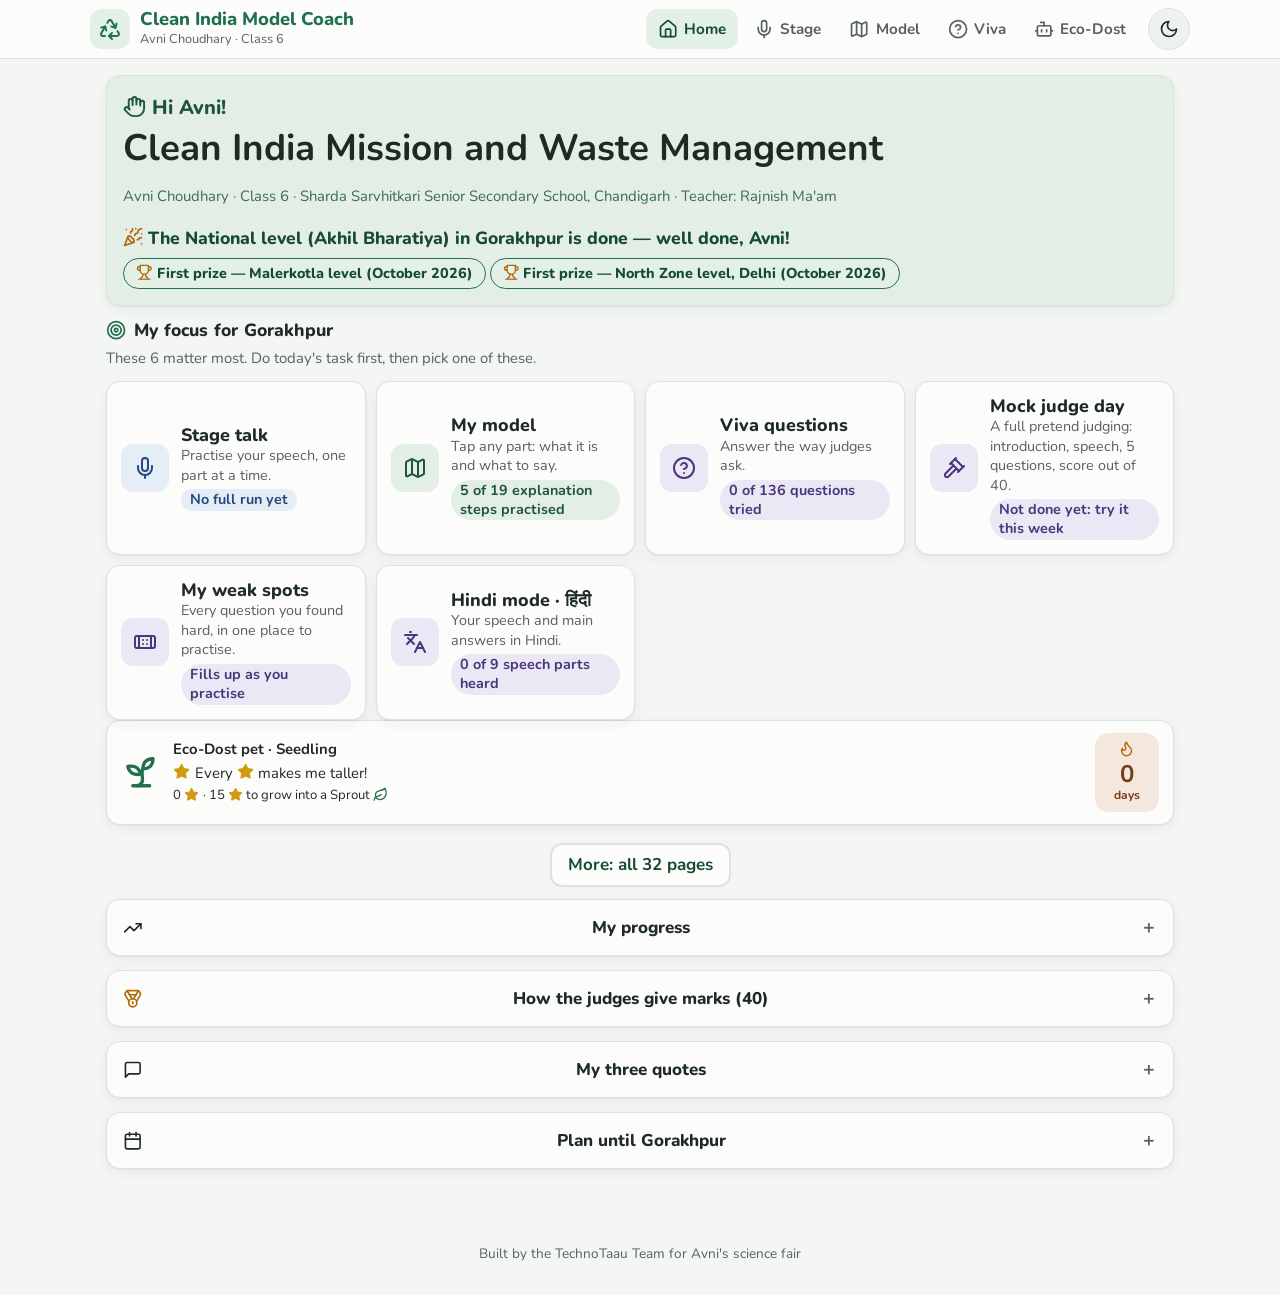
<file: site/index.html>
<!doctype html>
<html lang="en">
<head>
  <meta charset="utf-8">
  <meta name="viewport" content="width=device-width, initial-scale=1, viewport-fit=cover">
  <title>Clean India Model Coach</title>
  <meta name="description" content="Science-fair preparation for Clean India Mission and Waste Management: model tour, presentation walkthrough, viva practice, voice and self-scoring.">
  <link rel="icon" href="data:image/svg+xml,%3Csvg xmlns='http://www.w3.org/2000/svg' viewBox='0 0 24 24' fill='none' stroke='%231f6f50' stroke-width='2.2' stroke-linecap='round' stroke-linejoin='round'%3E%3Cpath d='M7 19H4.815a1.83 1.83 0 0 1-1.57-.881 1.785 1.785 0 0 1-.004-1.784L7.196 9.5'/%3E%3Cpath d='M11 19h8.203a1.83 1.83 0 0 0 1.556-.89 1.784 1.784 0 0 0 0-1.775l-1.226-2.12'/%3E%3Cpath d='m14 16-3 3 3 3'/%3E%3Cpath d='M8.293 13.596 7.196 9.5 3.1 10.598'/%3E%3Cpath d='m9.344 5.811 1.093-1.892A1.83 1.83 0 0 1 11.985 3a1.784 1.784 0 0 1 1.546.888l3.943 6.843'/%3E%3Cpath d='m13.378 9.633 4.096 1.098 1.097-4.096'/%3E%3C/svg%3E">
  <meta name="theme-color" content="#1f6f50">
  <link rel="preconnect" href="https://fonts.googleapis.com">
  <link rel="preconnect" href="https://fonts.gstatic.com" crossorigin>
  <link rel="preload" as="style" href="https://fonts.googleapis.com/css2?family=Nunito:wght@400;600;700;800&display=swap" onload="this.onload=null;this.rel='stylesheet'">
  <noscript><link href="https://fonts.googleapis.com/css2?family=Nunito:wght@400;600;700;800&display=swap" rel="stylesheet"></noscript>
  <link rel="stylesheet" href="styles.css">
  <script>
    if (new URLSearchParams(location.search).has("visitor")) document.documentElement.classList.add("visitor");
    // ?part=<id> comes from a QR sticker on the model: show just that part, like the visitor view
    if (new URLSearchParams(location.search).has("part")) document.documentElement.classList.add("visitor", "partview");
    // soft light colours (dark text) by default; the moon button switches to dark and the phone remembers it
    (function () { var t = null; try { t = JSON.parse(localStorage.getItem("coach:theme")); } catch (e) {}
      document.documentElement.dataset.theme = t === "dark" ? "dark" : "light"; })();
  </script>
</head>
<body>
  <header class="top">
    <div class="topbar">
      <a class="brand" href="#home" aria-label="Home">
        <span class="logo" aria-hidden="true">♻️</span>
        <div>
          <div class="brand-title">Clean India Model Coach</div>
          <div class="brand-sub" id="brandSub"></div>
        </div>
      </a>
      <nav class="tabs" id="tabs" aria-label="Main menu">
        <a href="#home" data-tab="home"><span aria-hidden="true">🏠</span>Home</a>
        <a href="#stage" data-tab="stage"><span aria-hidden="true">🎤</span>Stage</a>
        <a href="#model" data-tab="model"><span aria-hidden="true">🗺️</span>Model</a>
        <a href="#viva" data-tab="viva"><span aria-hidden="true">❓</span>Viva</a>
        <a href="#ecodost" data-tab="ecodost"><span aria-hidden="true">🤖</span>Eco-Dost</a>
      </nav>
      <div class="top-actions">
        <button class="icon-btn" id="themeBtn" type="button" aria-label="Switch between light and dark colours" title="Light / dark">🌙</button>
      </div>
    </div>
  </header>

  <main>
    <!-- HOME -->
    <section id="tab-home" class="tab">
      <div class="card hero home-hero">
        <div>
          <p class="hello">👋 Hi <span id="heroName">Avni</span>!</p>
          <h1 id="heroTopic"></h1>
          <p id="heroWho" class="muted small"></p>
          <p class="countdown" id="countdown"></p>
          <p class="achieve" id="achieve"></p>
        </div>
      </div>
      <div class="card today" id="todayCard" hidden></div>
      <div id="homeFocus"></div>
      <div id="homePet"></div>
      <div class="more-wrap"><button class="btn ghost more-btn" id="moreBtn" type="button" aria-expanded="false" aria-controls="homeTiles"></button></div>
      <div id="homeTiles" hidden></div>
      <p id="offlineNote" class="tiny muted offline-note"></p>
      <details class="card fold" id="foldProgress"><summary>📈 My progress</summary><div class="progress-tiles" id="progressTiles"></div></details>
      <details class="card fold"><summary>🏅 How the judges give marks (40)</summary><p class="small muted" id="marksNote"></p><div class="marks" id="marksList"></div></details>
      <details class="card fold"><summary>💬 My three quotes</summary><div class="quotes" id="quotesList"></div></details>
      <details class="card fold"><summary>📅 Plan until Gorakhpur</summary><ol class="plan" id="planList"></ol></details>
    </section>

    <!-- TRIP CHECKLIST: a hydrogen-train journey from Chandigarh to Gorakhpur -->
    <section id="tab-trip" class="tab" hidden>
      <div class="trip-layout">
        <div class="journey bg-fields" id="journey"></div>
        <div>
          <div class="card trip-top">
            <div class="trip-status">
              <b id="tripCount"></b>
              <span class="small muted" id="tripFam"></span>
            </div>
            <div class="trip-bg-pick">
              <span class="small muted">Background</span>
              <div class="bg-chips" id="tripBg" role="group" aria-label="Journey background">
                <button data-bg="scenery">🏞️ Changing scenery</button><button data-bg="daynight">🌅 Day to night</button><button data-bg="haze">🌫️ Haze clears</button><button data-bg="model">🏙️ My model</button><button data-bg="festival">🪔 Festival</button><button data-bg="fields">🌾 Fields</button><button data-bg="sunrise">🌄 Sunrise</button><button data-bg="night">🌌 Night</button>
              </div>
            </div>
          </div>
          <p class="small trip-how">Tick <b>✅ Packed</b> when a thing is in your bag: each tick moves your hydrogen train towards Gorakhpur and gives you ⭐. Then ask Mummy or Papa to tap <b>👍 Family checked</b>. When a whole group is packed and checked, you get a passport stamp!</p>
          <div class="card trip" id="tripList"></div>
        </div>
      </div>
      <section class="card passport" id="passport"></section>
      <div class="trip-toast" id="tripToast" role="status" aria-live="polite"></div>
    </section>

    <!-- HAZE & CLEAN AIR -->
    <section id="tab-haze" class="tab" hidden>
      <div class="card hz-route-card" id="hzRoute"></div>
      <div class="card hz-now" id="hzNow"></div>
      <div id="hzBody"></div>
    </section>

    <!-- STAGE PRESENTATION -->
    <section id="tab-stage" class="tab" hidden>
      <div class="card hero stage-hero no-print">
        <div>
          <h1 style="margin:0" class="dup-title">🎤 Stage presentation</h1>
          <p class="countdown" id="stCountdown"></p>
          <p class="small muted">The speech follows <b>your own run-through of 21 November</b>, in your order and mostly your words, with the mistakes fixed and cut to about 5 minutes. Learn the <b>key points</b>, not every word.</p>
        </div>
        <div class="stage-ctrl">
          <label class="small"><b>Version</b>
            <select id="stVersion">
              <option value="full">Full — about 5½ min</option>
              <option value="medium">Medium — about 2½ min</option>
              <option value="short">Short — about 1 min</option>
            </select>
          </label>
          <div class="viva-row">
            <button class="btn act" id="stRehearse">🎬 Stage rehearsal</button>
            <button class="btn ghost" id="stListenAll">🔊 Listen to whole speech</button>
            <button class="btn ghost" id="stPrint">🖨️ Print cue card</button>
          </div>
          <span class="small muted" id="stLength"></span>
        </div>
      </div>

      <section class="card no-print" id="stReview">
        <h2>🧑‍🏫 Mentor review of your 21 November run-through</h2>
        <p class="small muted">Your full explanation of the model (8 min 54 s), checked word by word.</p>
        <details class="sec ok" open><summary>✅ What was really good</summary><ul>
          <li><b>Speed:</b> about <b>116 words a minute</b> overall, inside the 100–140 target. At Malerkotla it was about 160, so this is a big improvement.</li>
          <li><b>Almost no “um” or “uh”.</b></li>
          <li><b>Strong own lines:</b> “A beautiful India is not made only with beautiful buildings and roads…” and “I do not want to define my India by its waste.” Keep both.</li>
          <li><b>Correct facts:</b> 2 October 2014; the hydrogen train (17 July 2026, about 89 km, Jind to Sonipat); Padma Shri 2018; biogas made by bacteria without oxygen.</li>
          <li>You walked through your model in a clear order, from the smart city to the village, and gave each main part its own explanation.</li>
        </ul></details>
        <details class="sec" open><summary>🛠️ Fix these first (most important at the top)</summary><ol>
          <li><b>Too long:</b> 8 min 54 s. Your new speech below keeps your order but is about 5 minutes. Keep the extra details for when the judges ask.</li>
          <li><b>First line too fast:</b> “The best waste is the waste we never create” came out at about 200 words a minute. Say it slowly, then pause for 2 seconds.</li>
          <li><b>7Rs are not segregation.</b> You said “redesigning, repairing, refusing, these all are the ways of waste segregation”. Segregation means <i>separating</i> waste where it is made. The 7Rs help us <i>make less</i> waste.</li>
          <li><b>Filtered water is not ready for the river or for drinking.</b> You said “then we can release it into the rivers”. Say: “It comes out clearer, but a real plant also removes germs before it goes back to a river.”</li>
          <li><b>Steam turns the turbine, not the heat.</b> Say: “The heat makes steam, the steam spins the turbine.” And burning plastic is not recycling: it is getting energy back from waste that cannot be recycled.</li>
          <li><b>Padma Shri:</b> don't say he got it “because” he gave his method free. These are two separate facts.</li>
          <li><b>Grey water</b> comes from kitchens, bathing and laundry. Toilet water is <i>black water</i>, so say “water from kitchens, bathing and laundry”, not “from washrooms”.</li>
          <li><b>Hydrogen train:</b> “it does not release any harmful gas instead of heat and water vapour” sounds like the opposite of what you mean. Say: “It gives out no smoke, only water vapour and heat.”</li>
          <li><b>“And… and… and”:</b> you said “and” about 75 times. From the smart city to the Plastic Man (about 1½ minutes) there was almost no full stop. Finish the sentence, breathe, then start the next one.</li>
        </ol></details>
        <details class="sec"><summary>🗣️ Words and phrases to change</summary><ul>
          <li>“food <b>pills</b>” → “food <b>peels</b>” (long ee sound).</li>
          <li>“pulses are eaten by the fishes” → don't say it: rotting pulses use up oxygen in water. Say “the pulses are natural and <b>biodegradable</b>”.</li>
          <li>“from the road Jind” → “from <b>Jind</b> to Sonipat”.</li>
          <li>“<b>in</b> the birth anniversary” → “<b>on</b> the birth anniversary”.</li>
          <li>“healthier, cleaner and cleaner” → “healthier, cleaner and <b>greener</b>”.</li>
          <li>“it does not releases” → “it does not <b>release</b>”.</li>
          <li>“it spins this much fast” → “it spins <b>very fast</b>”.</li>
          <li>“I am also having some ways” → “<b>Here are some ways</b> to keep rivers clean”.</li>
          <li>“So smart city, I have used…” → “<b>This is my smart city.</b> Here I have used…”.</li>
          <li>“leaves, packets and leaves” → say “leaves” once.</li>
        </ul></details>
        <details class="sec"><summary>⏱️ Speed in each part</summary>
          <p class="small">Opening 140 (fast) · Clean India Mission 130 · Smart city and train 122 · Plastic Man 115 · Rain garden 113 · Water 111 · Ganesha about 135 (fast) · Segregation 93 (slow, searching for words) · Biogas 101 · Waste to energy 125 · Waste collector 101 · Conclusion 119 words a minute.</p>
          <p class="small">The slow parts are where you were not sure what to say next, so learn the <b>cover points</b> for Segregation and Biogas below. The recording was also quiet, so on stage speak up for the back row.</p>
        </details>
      </section>

      <div id="stRehearsal" class="card rehearse" hidden></div>

      <div class="no-print" id="stCards"></div>

      <section class="card no-print">
        <h2>📒 Corrections to my project file</h2>
        <p class="small muted">Your file was fact-checked against current sources. If a judge reads your file or asks about these points, say the <b>green</b> version.</p>
        <div id="stFixes"></div>
        <details class="sec ok"><summary>✅ Facts from my file that are verified — say these confidently</summary><ul id="stGood"></ul></details>
      </section>

      <div class="grid2 no-print">
        <section class="card">
          <h2>📅 Practice plan for the day before the fair</h2>
          <ul class="cover" id="stToday"></ul>
          <button class="btn small ghost" id="stTodayReset">Reset ticks</button>
        </section>
        <section class="card">
          <h2>🌅 On the morning of the fair</h2><ul id="stMorning"></ul>
          <h2>🎭 Backstage, just before you go on</h2><ul id="stBackstage"></ul>
        </section>
      </div>
      <div class="grid2 no-print">
        <section class="card"><h2>🎤 Stage tips</h2><ul id="stTips"></ul></section>
        <section class="card"><h2>🛟 If something goes wrong</h2><div id="stRescue"></div></section>
      </div>

      <!-- printable cue card: headings + first words only -->
      <div id="cueCard" class="cue-card"></div>
    </section>

    <!-- THOUGHTS / विचार -->
    <section id="tab-thoughts" class="tab" hidden>
      <div class="card hero thoughts-hero">
        <div>
          <h1 style="margin:0" class="dup-title">💭 Thoughts <span class="hi">· विचार</span></h1>
          <p class="small muted">Positive lines in English and Hindi to <b>open</b> your talk, <b>connect</b> two parts, <b>recover</b> if you get stuck, or <b>close</b> with a strong message. Star ⭐ your favourites — they will also print on your stage cue card.</p>
        </div>
        <button class="btn act" id="thRandom">🎲 Surprise me</button>
      </div>
      <div class="filters">
        <div class="seg" id="thLang" role="group" aria-label="Language">
          <button data-lang="both" class="active">English + हिंदी</button>
          <button data-lang="en">English</button>
          <button data-lang="hi">हिंदी</button>
        </div>
        <label class="small"><input type="checkbox" id="thRoman"> Show Hindi in English letters</label>
      </div>
      <div class="chips" id="thUse"></div>
      <div class="filters">
        <label>Topic <select id="thTopic"></select></label>
        <span class="small muted" id="thCount"></span>
      </div>
      <div id="thSpotlight"></div>
      <div class="thoughts" id="thList"></div>
      <p class="tiny muted" id="thVoiceNote"></p>
    </section>

    <!-- ASK ECO-DOST -->
    <section id="tab-ecodost" class="tab" hidden>
      <div class="card ed-head">
        <div class="ed-hero">
          <span class="ed-face" aria-hidden="true">🤖</span>
          <div>
            <h1 style="margin:0" class="dup-title">Ask Eco-Dost</h1>
            <p class="small muted" style="margin:0">Your project buddy. Ask anything about <b>your file</b> or <b>your model</b> — learn, earn ⭐ and collect badges!</p>
          </div>
        </div>
        <div class="ed-stats">
          <div><b id="edLevel"></b> · <span id="edPoints"></span></div>
          <div class="bar"><i id="edBar"></i></div>
          <div class="tiny muted" id="edNext"></div>
          <div class="ed-badges" id="edBadges"></div>
        </div>
      </div>
      <div class="ed-live card" id="edLive" hidden></div>
      <div class="card ed-box">
        <div class="ed-chat" id="edChat" aria-live="polite"></div>
        <div class="ed-chips" id="edSuggest"></div>
        <form class="ed-form" id="edForm" autocomplete="off">
          <input type="text" id="edInput" placeholder="Type your question…" aria-label="Your question">
          <button type="button" class="btn act" id="edMic" title="Ask by voice">🎤</button>
          <button type="submit" class="btn">Send</button>
        </form>
        <div class="viva-row small">
          <button class="btn small alt" id="edQuiz">🎲 Quiz me!</button>
          <label><input type="checkbox" id="edHindi"> Hindi line too · हिंदी</label>
          <label><input type="checkbox" id="edSpeak"> 🔊 Read answers aloud</label>
          <button class="btn small ghost" id="edReset">↺ Start again</button>
        </div>
      </div>
      <div class="small" id="edUnknown"></div>
      <div class="ed-toast" id="edToast" role="status"></div>
    </section>

    <!-- DELHI UPDATES -->
    <section id="tab-delhi" class="tab" hidden>
      <div class="card hero dl-hero">
        <div>
          <h1 style="margin:0" class="dup-title">🏙️ Clean India in Uttar Pradesh <span class="hi">· उत्तर प्रदेश में स्वच्छ भारत</span></h1>
          <p class="small" id="dlIntro"></p>
          <p class="tiny muted" id="dlChecked"></p>
        </div>
        <div class="dl-score"><b id="dlKnownCount"></b><span class="tiny muted">lines I can say</span></div>
      </div>
      <div class="card dl-opener" id="dlOpener" hidden></div>
      <h2>⭐ Top lines to remember</h2>
      <div class="dl-grid" id="dlTop"></div>
      <h2>📰 All updates</h2>
      <div class="filters">
        <div class="seg" id="dlLang" role="group" aria-label="Language">
          <button data-lang="both" class="active">English + हिंदी</button>
          <button data-lang="en">English</button>
        </div>
        <label class="small"><input type="checkbox" id="dlHideKnown"> Hide the lines I already know</label>
        <span class="small muted" id="dlCount"></span>
      </div>
      <div class="chips" id="dlAreas"></div>
      <div class="dl-grid" id="dlList"></div>
    </section>

    <!-- ABOUT THE FAIR -->
    <section id="tab-about" class="tab" hidden>
      <div id="aboutBody"></div>
    </section>

    <!-- 3D MODEL -->
    <section id="tab-3d" class="tab" hidden>
      <div class="card">
        <h2>🧊 My model in 3D</h2>
        <p class="small muted">A simple 3D version of my real model (made from my photo and video). The train moves, the windmill and turbine turn.</p>
        <div id="m3d" class="m3d"></div>
        <div class="m3d-bar">
          <button id="m3dTour" class="btn small">▶️ Guided tour</button>
          <button id="m3dFind" class="btn small">🔎 Find it game</button>
          <button id="m3dRain" class="btn small ghost">🌧️ Rain</button>
          <button id="m3dWater" class="btn small ghost">💧 Clean the water</button>
          <button id="m3dNight" class="btn small ghost">🌙 Night</button>
          <button id="m3dReset" class="btn small ghost">↺ Reset view</button>
          <label class="small m3d-mute"><input type="checkbox" id="m3dMute"> 🔇 Tour without voice</label>
        </div>
        <div id="m3dInfo" class="m3d-info" aria-live="polite"></div>
        <h3>Tap a part</h3>
        <div id="m3dParts" class="chips"></div>
      </div>
    </section>

    <!-- FAIR-DAY PRACTICE ROOM -->
    <section id="tab-practice" class="tab" hidden>
      <div class="card" id="practiceRoom"></div>
      <div class="card" id="explain3"></div>
    </section>
    <!-- ONE PART (opened from a QR sticker on the model) -->
    <section id="tab-part" class="tab" hidden><div id="partBody"></div></section>
    <!-- QR STICKERS -->
    <section id="tab-stickers" class="tab" hidden><div id="stickersBody"></div></section>
    <!-- MORE PRACTICE -->
    <section id="tab-mock" class="tab" hidden><div id="mockBody"></div></section>
    <section id="tab-rapid" class="tab" hidden><div id="rapidBody"></div></section>
    <section id="tab-whatif" class="tab" hidden><div id="whatifBody"></div></section>
    <section id="tab-weak" class="tab" hidden><div id="weakBody"></div></section>
    <section id="tab-family" class="tab" hidden><div id="familyBody"></div></section>
    <!-- GORAKHPUR MOCK STAGE -->
    <section id="tab-mockstage" class="tab" hidden>
      <div class="card">
        <h2>🎭 Gorakhpur mock stage</h2>
        <p class="small muted">A practice mock-up of your stall at the 24th national Vigyan Mela, Gorakhpur: virtual Avni presents your model to the judges. Virtual Avni is a cartoon figure, not a photo.</p>
        <div id="msCanvas" class="m3d"></div>
        <p class="ms-sub" id="msSub" aria-live="polite"></p>
        <div class="m3d-bar">
          <button id="msRec" class="btn small">▶ Avni's real voice</button>
          <button id="msTts" class="btn small act">▶ Full speech (computer voice)</button>
          <button class="btn small ghost" data-msview="judge">👀 Judge's view</button>
          <button class="btn small ghost" data-msview="audience">👥 Audience view</button>
          <button class="btn small ghost" data-msview="close">🔍 Close-up</button>
        </div>
        <audio id="msAudio" src="media/avni-malerkotla.m4a" preload="none"></audio>
        <div id="msInfo" class="m3d-info"></div>
      </div>
      <div class="card" id="msCoach"></div>
    </section>

    <!-- NEW IN MY FILE -->
    <section id="tab-newfile" class="tab" hidden><div id="newfileBody"></div></section>

    <!-- MA'AM'S VIDEOS -->
    <section id="tab-videos" class="tab" hidden><div id="videosBody"></div></section>
    <!-- HINDI MODE -->
    <section id="tab-hindi" class="tab" hidden><div id="hindiBody"></div></section>
    <!-- NUMBERS MASTER -->
    <section id="tab-numbers" class="tab" hidden><div id="numbersBody"></div></section>
    <!-- HOME WASTE DIARY -->
    <section id="tab-wastediary" class="tab" hidden><div id="wasteBody"></div></section>
    <!-- TRIP DIARY -->
    <section id="tab-diary" class="tab" hidden><div id="diaryBody"></div></section>
    <!-- CHAMPION CERTIFICATE -->
    <section id="tab-cert" class="tab" hidden><div id="certBody"></div></section>

    <!-- FUN ZONE -->
    <section id="tab-fun" class="tab" hidden>
      <div id="funBody"></div>
    </section>

    <!-- GAMES -->
    <section id="tab-games" class="tab" hidden>
      <div id="gmHub">
        <div class="card gm-head">
          <div>
            <h1 style="margin:0" class="dup-title">🎮 Games</h1>
            <p class="small muted" style="margin:0">Play when you want! Every round gives up to ★★★, and your stars are added to your Eco-Dost ⭐ points.</p>
          </div>
          <div class="gm-head-side">
            <b id="gmStars"></b>
            <label class="small"><input type="checkbox" id="gmSound"> 🔈 Sounds</label>
            <label class="small"><input type="checkbox" id="gmTimer"> ⏱️ Quiz timer</label>
          </div>
        </div>
        <div class="gm-list" id="gmList"></div>
        <p class="small"><button class="btn small ghost" id="gmReset">↺ Clear best scores</button></p>
      </div>
      <div class="card gm-play" id="gmPlay" hidden></div>
    </section>

    <!-- PROJECT REPORT / VISITOR PAGE -->
    <section id="tab-project" class="tab" hidden>
      <div class="card no-print owner-only" id="projActions">
        <h3 style="margin-top:0" class="dup-title">📘 Project report &amp; stall QR card</h3>
        <p class="small muted">Show this page to Rajnish Ma'am, print it as your project report, and print the QR card for your stall. Judges who scan the QR code see <b>only this page</b>, without your practice notes or your practice progress.</p>
        <div class="viva-row">
          <button class="btn" id="printReport">🖨️ Print project report</button>
          <button class="btn act" id="printQR">🖨️ Print QR card</button>
          <button class="btn ghost" id="copyVisitor">🔗 Copy visitor link</button>
          <a class="btn ghost" href="?visitor#project" target="_blank" rel="noopener">👀 Preview what judges see</a>
        </div>
        <label class="small"><input type="checkbox" id="incProgress" checked> Include my practice progress (for Ma'am) when printing</label>
        <span class="small muted" id="copyMsg"></span>
      </div>

      <details class="card synopsis-wrap" id="synopsisCard">
        <summary><b>📝 Written synopsis for the judges</b> <span class="small muted">— the rules ask for 2 copies (10 marks)</span></summary>
        <div class="sec ask no-print">
          <h4>How to use this</h4>
          <ul>
            <li>The official rules say: give the judges <b>2 written copies</b> of your synopsis — the content, the principle and how the model works. Bal Varg must also <b>list the parts</b> of the model.</li>
            <li>Read it, change anything that is not true for YOUR model, then copy it neatly in your own handwriting (safest). Ask Rajnish Ma'am if a printed copy is also OK.</li>
          </ul>
          <button class="btn" id="printSynopsis">🖨️ Print synopsis</button>
        </div>
        <article class="synopsis" id="synopsis"></article>
      </details>

      <article class="report" id="report">
        <header class="report-head">
          <div class="report-kicker">Science Fair 2026 · Class 6</div>
          <h1 id="rpTitle"></h1>
          <p class="report-sub" id="rpSub"></p>
          <p class="report-who" id="rpWho"></p>
        </header>

        <div class="grid2 report-top">
          <section class="card"><h2>🎯 Aim</h2><p id="rpAim"></p></section>
          <section class="card"><h2>📋 Objectives</h2><ol id="rpObj"></ol></section>
        </div>

        <section class="card real-model">
          <h2>📸 My real model</h2>
          <img src="media/real-model.webp" alt="Avni's real Clean India model on a table, with Phase 1 and Phase 2 boards" class="report-img" loading="lazy">
          <p class="tiny muted">The real model: Smart City with a hydrogen station, waste-to-energy plant, rain garden, water filtration (stones, charcoal, cotton), waste water treatment, industry, dustbins and the Phase 1 and Phase 2 boards.</p>
          <details class="no-print"><summary class="small"><b>🎬 Watch a 70-second tour of the model</b></summary>
            <video src="media/model-tour.mp4" poster="media/model-tour.jpg" controls preload="none" playsinline class="tour-video"></video>
          </details>
        </section>

        <section class="card model-card">
          <h2>🗺️ My model</h2>
          <img src="media/model.webp" width="1400" height="700" decoding="async" alt="Pictorial photo of the Clean India model" class="report-img" loading="lazy">
          <p class="tiny muted">Pictorial photo. All parts are on one green wooden base: Smart City on the left, Centre in the middle, Smart Village on the right, and demonstrations at the front.</p>
          <div id="rpParts"></div>
        </section>

        <div class="grid2">
          <section class="card"><h2>⚡ Working demonstrations</h2><ul id="rpDemos"></ul></section>
          <section class="card"><h2>🧰 Materials used</h2><ul id="rpMaterials"></ul></section>
        </div>

        <div class="grid2">
          <section class="card"><h2>💡 What I learned</h2><ul id="rpLearned"></ul></section>
          <section class="card">
            <h2>🤝 My pledge</h2><p class="pledge" id="rpPledge"></p>
            <h2>💬 My messages</h2><div id="rpQuotes"></div>
          </section>
        </div>

        <section class="card teacher-only" id="rpProgress"></section>

        <div class="grid2">
          <section class="card"><h2>📚 Sources</h2><ul class="small" id="rpSources"></ul></section>
          <section class="card"><h2>🙏 Thanks to</h2><ul id="rpThanks"></ul>
            <div class="qr-mini"><img src="qr.svg" alt="QR code to this project page"><span class="small">Scan to open this page</span></div>
          </section>
        </div>
      </article>

      <h2 class="no-print owner-only">🪧 QR card for my stall</h2>
      <div class="qr-card" id="qrCard">
        <div class="qr-card-top">♻️ Clean India Mission &amp; Waste Management</div>
        <img src="qr.svg" alt="QR code linking to the project page" class="qr-img">
        <div class="qr-card-cta">📱 Scan to explore my model</div>
        <div class="qr-card-who" id="qrWho"></div>
      </div>
    </section>

    <!-- MODEL MAP -->
    <section id="tab-model" class="tab" hidden>
      <h2 class="dup-title">My model — tap a number</h2>
      <p class="muted small">One green wooden base, all on one level: Smart City on the left, the centre park display in the middle, Smart Village on the right, and the waste/water/energy demonstrations at the front.</p>
      <details class="legend-fold"><summary>🎨 Colour key — what the colours mean</summary>
      <div class="legend" aria-label="Colour key">
        <span class="pill ok">✅ Green = confirmed, say this</span>
        <span class="pill ask">❓ Amber = ask Ma'am first</span>
        <span class="pill bad">⚠️ Red = don't say</span>
        <span class="pill act">👉 Blue = point / do</span>
        <span class="pill deep">🧠 Purple = extra viva knowledge</span>
      </div></details>

      <div class="map-wrap">
        <div class="map" id="map">
          <img src="media/model.webp" width="1400" height="700" decoding="async" alt="Pictorial photo of the Clean India model on a green base" id="mapImg" loading="lazy">
        </div>
        <p class="tiny muted">The photo is pictorial, so your real model may look slightly different.</p>
      </div>
      <div class="chips" id="compChips"></div>
      <article class="card detail" id="compDetail"></article>
    </section>

    <!-- WALKTHROUGH -->
    <section id="tab-walk" class="tab" hidden>
      <div class="walk-head">
        <h2 class="dup-title">Presentation walkthrough</h2>
        <div class="timer-box">
          <span id="walkTimer" class="timer">00:00</span>
          <button class="btn" id="walkStart">▶ Start timer</button>
          <button class="btn ghost" id="walkReset">↺</button>
          <button class="btn act" id="rehearseBtn">🎬 Full rehearsal</button>
        </div>
      </div>
      <p class="muted small">Order: Opening → theory → <b>City → Transport → Centre → Dustbins → Village → Water → Energy → Conclusion</b>. Say each step in your own words <b>first</b>, then peek at the sample if you need to.</p>
      <details class="legend-fold"><summary>🎨 Colour key — what the colours mean</summary>
      <div class="legend" aria-label="Colour key">
        <span class="pill ok">✅ Green = confirmed, say this</span>
        <span class="pill ask">❓ Amber = ask Ma'am first</span>
        <span class="pill bad">⚠️ Red = don't say</span>
        <span class="pill act">👉 Blue = point / do</span>
        <span class="pill deep">🧠 Purple = extra viva knowledge</span>
      </div></details>
      <div class="walk">
        <ol class="steps" id="stepList"></ol>
        <article class="card step-card" id="stepCard"></article>
      </div>
    </section>

    <!-- VIVA -->
    <section id="tab-viva" class="tab" hidden>
      <h2 class="dup-title">Viva practice — one question at a time</h2>
      <div class="filters">
        <label>Topic <select id="vivaTopic"></select></label>
        <label>Level <select id="vivaLevel">
          <option value="all">All levels</option>
          <option value="easy">Easy</option>
          <option value="medium">Medium</option>
          <option value="hard">Hard</option>
        </select></label>
        <button class="btn" id="vivaNext">Next question →</button>
        <button class="btn act" id="judgeBtn">🎧 Judge mode</button>
      </div>
      <p class="small muted">🎧 <b>Judge mode</b>: the website asks the question aloud, listens to your spoken answer, tells you what you covered, then asks a follow-up — like a real judge. Works in Chrome or Edge.</p>
      <article class="card viva-card" id="vivaCard"></article>
      <p class="small muted" id="vivaStats"></p>
    </section>

    <!-- VOICE COACH -->
    <section id="tab-voice" class="tab" hidden>
      <h2 class="dup-title">🎙️ Voice Coach</h2>
      <div class="card">
        <div class="vsettings">
          <label>Voice <select id="vVoice"></select></label>
          <label>Speed <input type="range" id="vRate" min="0.6" max="1.2" step="0.05"> <b id="vRateVal"></b></label>
          <button class="btn small ghost" id="vTest">🔊 Test voice</button>
        </div>
        <p class="support muted" id="vSupport"></p>
      </div>

      <div class="subtabs" id="vSubtabs" role="tablist">
        <button class="active" data-pane="vp-listen">🎧 Listen &amp; Repeat</button>
        <button data-pane="vp-ask">❓ Ask by Voice</button>
        <button data-pane="vp-rec">🎙️ Record &amp; Check</button>
        <button data-pane="vp-say">🗣️ Pronunciation</button>
        <button data-pane="vp-mirror">🪞 Mirror</button>
        <button data-pane="vp-warm">🧘 Warm-up</button>
      </div>

      <div class="vpane card" id="vp-listen">
        <h3>🎧 Listen, then repeat after me</h3>
        <p class="small muted">Pick a line. Press <b>▶ Listen</b> to hear how it sounds with pauses. Press <b>🔁 Repeat after me</b>: the website says one part, then waits for you to say it back, and checks you.</p>
        <select id="lsSelect"></select>
        <p class="sample" id="lsText"></p>
        <div class="viva-row">
          <button class="btn" id="lsPlay">▶ Listen</button>
          <button class="btn act" id="lsShadow">🔁 Repeat after me</button>
          <button class="btn stop" id="lsStop">■ Stop</button>
        </div>
        <div id="lsResult"></div>
      </div>

      <div class="vpane card" id="vp-ask" hidden>
        <h3>❓ Ask a question — hear the answer</h3>
        <p class="small muted">Ask anything about your project, for example “How does a fuel cell work?” or “What goes in the black bin?”. The answer comes <b>only from your own notes</b> on this website, so it matches what you have prepared.</p>
        <div class="viva-row">
          <input type="text" id="akInput" placeholder="Type or speak your question…" style="flex:1;min-width:200px">
          <button class="btn act" id="akMic">🎤 Ask by voice</button>
          <button class="btn" id="akGo">Search</button>
        </div>
        <div id="akResult"></div>
      </div>

      <div class="vpane" id="vp-rec" hidden>
        <div class="grid2">
          <div class="card">
            <h3>🎙️ Record yourself</h3>
            <p class="small muted">Explain one part of the model. The website checks your <b>volume</b>, <b>speed</b> and <b>filler words</b> (um, uh, like…).</p>
            <div class="rec-row">
              <button class="btn" id="rcBtn">● Start recording</button>
              <span class="timer" id="rcTimer">00:00</span>
              <span class="small">Speed: <b id="rcWpm">–</b> words/min</span>
            </div>
            <p class="small" style="margin:10px 0 2px"><b>Volume</b> <span id="rcVolHint"></span></p>
            <div class="meter"><i id="rcMeter"></i></div>
            <div class="meter-labels"><span>too soft</span><span>good</span><span>too loud</span></div>
            <p class="transcript" id="rcLive"></p>
            <ul class="recs" id="rcList"></ul>
            <p class="tiny muted" id="rcNote">Recordings stay only on this device.</p>
          </div>
          <div class="card">
            <h3>🔊 Voice tips</h3>
            <ul id="voiceTips" class="tips"></ul>
            <h3>🙂 Expression tips</h3>
            <ul id="exprTips" class="tips"></ul>
          </div>
        </div>
      </div>

      <div class="vpane card" id="vp-say" hidden>
        <h3>🗣️ Say the hard words clearly</h3>
        <p class="small muted">Press 🔊 to hear the word slowly, then 🎤 to say it yourself. Capital letters in the hint show which part to stress.</p>
        <div class="words" id="prList"></div>
      </div>

      <div class="vpane card" id="vp-mirror" hidden>
        <h3>🪞 Mirror practice (for Expression marks)</h3>
        <p class="small muted">Watch yourself while you explain. Reminders will appear on the screen. You can also record a video and watch it later.</p>
        <div class="viva-row">
          <button class="btn" id="mrStart">📷 Start mirror</button>
          <button class="btn act" id="mrRec" hidden>● Record video</button>
        </div>
        <div class="mirror-wrap" id="mrWrap" hidden>
          <video id="mrVideo" playsinline></video>
          <div class="mirror-prompt" id="mrPrompt"></div>
        </div>
        <p class="tiny muted" id="mrNote">The camera works only on this device; nothing is uploaded.</p>
        <ul class="recs" id="mrList"></ul>
      </div>

      <div class="vpane card" id="vp-warm" hidden>
        <h3>🧘 1-minute confidence warm-up</h3>
        <p class="small muted">Do this just before practice, and on fair day before your turn. Breathing slowly calms nervousness; the tongue twisters wake up your voice.</p>
        <div class="breath" id="wuCircle"></div>
        <p class="warm-line" id="wuLine"></p>
        <div style="text-align:center"><button class="btn" id="wuStart">▶ Start 1-minute warm-up</button></div>
      </div>
    </section>

    <!-- SCORE -->
    <section id="tab-score" class="tab" hidden>
      <h2 class="dup-title">Self-score after a full practice</h2>
      <p class="small muted">The same 4 heads the judges use (10 marks each).</p>
      <div class="card">
        <div id="scoreSliders"></div>
        <div class="score-total">Total: <b id="scoreTotal">0</b> / <span id="scoreMax">40</span></div>
        <label class="block">What will I improve next time?
          <textarea id="scoreNote" rows="2" placeholder="e.g. slow down at the hydrogen train, look at the judge more"></textarea>
        </label>
        <button class="btn" id="scoreSave">Save this practice</button>
      </div>
      <h3>My practice history</h3>
      <div id="scoreHistory" class="card"></div>
    </section>

    <!-- ASK MA'AM -->
    <section id="tab-ask" class="tab" hidden>
      <h2 class="dup-title">Confirm with Rajnish Ma'am</h2>
      <p class="muted small">Don't guess these. Ask your teacher, write her answer here (it saves on this device), then press <b>Copy all answers</b> and send them to your mentor so the website content can be updated.</p>
      <div id="askList"></div>
      <button class="btn" id="askCopy">📋 Copy all answers</button>
      <span class="small muted" id="askCopied"></span>

      <h2>Sources I checked</h2>
      <ul id="sourceList" class="small"></ul>
    </section>
  </main>

  <footer class="foot" id="foot">Built by the TechnoTaau Team for Avni's science fair</footer>

  <script src="icons.js" defer></script>
  <script src="content.js" defer></script>
  <script src="videos.js" defer></script>
  <script src="newfile.js" defer></script>
  <script src="ecodost.js" defer></script>
  <script src="voice.js" defer></script>
  <script src="games.js" defer></script>
  <script src="fun.js" defer></script>
  <script src="model3d.js" defer></script>
  <script src="avni-recording.js" defer></script>
  <script src="avni-ai.js" defer></script>
  <script src="mockstage.js" defer></script>
  <script src="extras.js" defer></script>
  <script src="practice.js" defer></script>
  <script src="coach2.js" defer></script>
  <script src="app.js" defer></script>
</body>
</html>
</file>
<file: site/styles.css>
/* Colours: calm and easy on the eyes in both themes — soft neutral background, one brand green,
   no pure white or pure black. Meaning colours mean ONE thing everywhere on the site:
   ok = confirmed / correct / key points (green) · ask = ask Ma'am / not confirmed yet (amber)
   bad = careful, don't say (red) · act = point, demonstrate, stage directions (blue)
   deep = deeper viva knowledge (purple). Each Home group has one tone (blue, green, purple, amber). */
:root {
  color-scheme: light;
  --bg: #f4f6f3;        /* soft grey-green */
  --surface: #fcfdfb;   /* soft paper */
  --surface-2: #eef2ee;
  --ink: #1e2a24;
  --muted: #56625b;
  --line: #dde3dc;
  --shadow: 0 1px 2px rgba(22, 44, 33, .05), 0 4px 14px rgba(22, 44, 33, .05);
  --radius: 14px;
  --brand: #1f6f50;
  --ok: #23704d;   --ok-ink: #164a33;   --ok-bg: #e2f0e7;
  --ask: #8d5b10;  --ask-ink: #5e3c08;  --ask-bg: #f7ecd8;
  --bad: #a83a34;  --bad-ink: #722520;  --bad-bg: #f8e4e1;
  --act: #2b5c9c;  --act-ink: #1b3c68;  --act-bg: #e4ecf6;
  --deep: #66489a; --deep-ink: #432c6a; --deep-bg: #ece7f5;
  --warm: #b26a0c; --star: #d29a12;
  --on-solid: #fcfdfb;
  /* group tones (tiles and page headers): soft backgrounds, dark ink */
  --t-blue: #e5edf6;  --t-blue-ink: #244a7c;
  --t-green: #e3efe6; --t-green-ink: #1f5638;
  --t-amber: #f5ecdb; --t-amber-ink: #6b470d;
  --t-purple: #ebe7f4; --t-purple-ink: #46377a;
  --t-teal: #e0eeec;  --t-teal-ink: #1d524c;
  --t-pink: #f3e6ea;  --t-pink-ink: #763246;
  --t-slate: #e6e9ed; --t-slate-ink: #354457;
  --t-orange: #f4e7dd; --t-orange-ink: #763b13;
}
:root[data-theme="dark"] {
  color-scheme: dark;
  --bg: #131816; --surface: #1b211e; --surface-2: #171c1a; --ink: #dfe5e0; --muted: #a2aca6; --line: #2e3833;
  --shadow: 0 1px 2px rgba(0, 0, 0, .3), 0 4px 14px rgba(0, 0, 0, .25);
  --brand: #7fc79f;
  --ok: #7fc79f;   --ok-ink: #cdeadb;   --ok-bg: #1d3127;
  --ask: #dcb062;  --ask-ink: #f0dcb4;  --ask-bg: #352b17;
  --bad: #e5928b;  --bad-ink: #f4d1cd;  --bad-bg: #3a2321;
  --act: #8fb4e8;  --act-ink: #d4e2f6;  --act-bg: #1d2a3f;
  --deep: #b9a2e0; --deep-ink: #e2d9f3; --deep-bg: #2b2440;
  --warm: #e2b25e; --star: #e7bd4f;
  --on-solid: #131816;
  --t-blue: #1c2838;  --t-blue-ink: #c6d8f0;
  --t-green: #1c2e25; --t-green-ink: #c6e4d2;
  --t-amber: #332a18; --t-amber-ink: #ecd5a8;
  --t-purple: #262238; --t-purple-ink: #d7cdf0;
  --t-teal: #1a2f2c;  --t-teal-ink: #c0e2dc;
  --t-pink: #352129;  --t-pink-ink: #efcad5;
  --t-slate: #222830; --t-slate-ink: #cfd7e0;
  --t-orange: #34251a; --t-orange-ink: #f0cfb6;
}

* { box-sizing: border-box; }
html { -webkit-text-size-adjust: 100%; }
body { margin: 0; background: var(--bg); color: var(--ink); font: 17px/1.6 "Nunito", system-ui, sans-serif; }
h1, h2, h3 { font-family: "Nunito", system-ui, sans-serif; line-height: 1.2; margin: 1.2em 0 .5em; }
h1 { font-size: clamp(1.6rem, 4vw, 2.3rem); margin-top: 0; }
h2 { font-size: 1.45rem; }
h3 { font-size: 1.15rem; }
a { color: var(--act); }
code { background: var(--ok-bg); color: var(--ok-ink); padding: 0 .3em; border-radius: 4px; }
.muted { color: var(--muted); }
.small { font-size: .93rem; }
.tiny { font-size: .82rem; }
[hidden] { display: none !important; }
/* keep headings clear of the sticky header when scrolled into view */
#compDetail, #stepCard, #report { scroll-margin-top: 124px; }
:focus-visible { outline: 3px solid var(--act); outline-offset: 2px; }

/* ---------- menu bar, page header ---------- */
.top { position: sticky; top: 0; z-index: 10; background: var(--surface); border-bottom: 1px solid var(--line); padding: 8px 16px; }
.topbar { display: flex; gap: 10px; align-items: center; justify-content: space-between; max-width: 1100px; margin: 0 auto; }
.brand { display: flex; gap: 10px; align-items: center; text-decoration: none; color: inherit; min-width: 0; }
.logo { font-size: 1.7rem; }
.brand-title { font-family: "Nunito", system-ui, sans-serif; font-weight: 800; font-size: 1.15rem; color: var(--brand); line-height: 1.1; }
.brand-sub { font-size: .8rem; color: var(--muted); }
.top-actions { display: flex; gap: 6px; align-items: center; }
.icon-btn { font: inherit; font-size: 1.15rem; cursor: pointer; width: 42px; height: 42px; border-radius: 50%; border: 1px solid var(--line); background: var(--surface-2); color: var(--ink); display: grid; place-items: center; }
/* the main menu: in the header on big screens, a bar at the bottom on phones */
.tabs { display: flex; gap: 4px; }
.tabs a { text-decoration: none; color: var(--muted); font-weight: 700; font-size: .95rem; padding: 8px 12px; border-radius: 12px; display: flex; align-items: center; gap: 6px; white-space: nowrap; }
.tabs a span { font-size: 1.15rem; }
.tabs a:hover { background: var(--surface-2); color: var(--ink); }
.tabs a.active { background: var(--ok-bg); color: var(--ok-ink); }
@media (min-width: 761px) {
  .top { padding: 8px 16px; }
  .topbar .tabs { margin-left: auto; }
}
@media (max-width: 760px) {
  .tabs { position: fixed; z-index: 11; left: 0; right: 0; bottom: 0; background: var(--surface); border-top: 1px solid var(--line); box-shadow: 0 -4px 14px rgba(0, 0, 0, .06); justify-content: space-around; padding: 4px 4px calc(4px + env(safe-area-inset-bottom)); gap: 0; }
  .tabs a { flex-direction: column; gap: 0; font-size: .72rem; padding: 4px 6px; min-width: 60px; border-radius: 10px; }
  .tabs a span { font-size: 1.35rem; line-height: 1.2; }
  main { padding-bottom: 96px !important; }
  .brand-sub { display: none; }
}
main { max-width: 1100px; margin: 0 auto; padding: 16px 16px 40px; }
.foot { text-align: center; color: var(--muted); font-size: .85rem; padding: 20px 16px 30px; }
@media (max-width: 760px) { .foot { padding-bottom: 96px; } }
.page-head { display: flex; align-items: center; gap: 10px; margin: 0 0 14px; padding: 10px 12px; border-radius: 14px; background: var(--tone, var(--surface-2)); color: var(--tone-ink, var(--ink)); }
.page-head .back { font-weight: 800; text-decoration: none; color: inherit; background: var(--surface); border: 1px solid var(--line); border-radius: 99px; padding: 6px 12px; font-size: .92rem; white-space: nowrap; }
.page-head .ph-title { font-family: "Nunito", system-ui, sans-serif; font-weight: 800; font-size: 1.15rem; line-height: 1.2; }
.page-head .ph-sub { display: block; font-family: "Nunito", sans-serif; font-weight: 600; font-size: .85rem; opacity: .9; }

/* ---------- basics ---------- */
.card { background: var(--surface); border: 1px solid var(--line); border-radius: var(--radius); box-shadow: var(--shadow); padding: 16px; margin-bottom: 14px; }
.btn { font: inherit; font-weight: 700; cursor: pointer; background: var(--ok); color: var(--on-solid); border: 2px solid var(--ok); border-radius: 12px; padding: 9px 16px; text-decoration: none; display: inline-block; line-height: 1.3; }
.btn:hover { filter: brightness(1.08); }
.btn.ghost { background: var(--surface); color: var(--ok-ink); border-color: var(--line); }
.btn.ghost:hover { border-color: var(--ok); }
.btn.alt { background: var(--ask); border-color: var(--ask); }
.btn.act { background: var(--act); border-color: var(--act); }
.btn.stop { background: var(--bad); border-color: var(--bad); }
.btn.small { padding: 5px 11px; font-size: .88rem; }
.btn:disabled { opacity: .45; cursor: not-allowed; }
select, textarea, input[type=text], input[type=date] { max-width: 100%; font: inherit; color: var(--ink); background: var(--surface); border: 1px solid var(--line); border-radius: 10px; padding: 8px 10px; }
textarea { width: 100%; resize: vertical; }
label.block { display: block; margin: 12px 0; font-weight: 700; }
label.block textarea { margin-top: 6px; font-weight: 400; }

/* pills / badges — colour + icon + word, never colour alone */
.pill { display: inline-block; font-size: .78rem; font-weight: 800; padding: 2px 9px; border-radius: 99px; border: 1px solid; vertical-align: middle; }
.pill.ok   { background: var(--ok-bg);  color: var(--ok-ink);  border-color: var(--ok); }
.pill.ask  { background: var(--ask-bg); color: var(--ask-ink); border-color: var(--ask); }
.pill.bad  { background: var(--bad-bg); color: var(--bad-ink); border-color: var(--bad); }
.pill.act  { background: var(--act-bg); color: var(--act-ink); border-color: var(--act); }
.pill.deep { background: var(--deep-bg); color: var(--deep-ink); border-color: var(--deep); }
.pill.lvl-easy   { background: var(--ok-bg);  color: var(--ok-ink);  border-color: var(--ok); }
.pill.lvl-medium { background: var(--act-bg); color: var(--act-ink); border-color: var(--act); }
.pill.lvl-hard   { background: var(--bad-bg); color: var(--bad-ink); border-color: var(--bad); }

/* colour key */
.legend { display: flex; flex-wrap: wrap; gap: 6px 10px; align-items: center; background: var(--surface); border: 1px solid var(--line); border-radius: 12px; padding: 8px 12px; margin: 8px 0 14px; font-size: .9rem; }
.legend b { margin-right: 4px; }

/* ---------- boxes ---------- */
.sec { border-radius: 12px; padding: 10px 14px; margin-top: 12px; border: 1px solid var(--line); border-left-width: 6px; }
.sec h4 { margin: 0 0 6px; font-size: 1.02rem; }
.sec ul { margin: 4px 0; padding-left: 1.2em; }
.sec li { margin-bottom: 4px; }
.sec.ok   { background: var(--ok-bg);   border-color: var(--ok);   } .sec.ok h4   { color: var(--ok-ink); }
.sec.ask  { background: var(--ask-bg);  border-color: var(--ask);  } .sec.ask h4  { color: var(--ask-ink); }
.sec.bad  { background: var(--bad-bg);  border-color: var(--bad);  } .sec.bad h4  { color: var(--bad-ink); }
.sec.act  { background: var(--act-bg);  border-color: var(--act);  } .sec.act h4  { color: var(--act-ink); }
.sec.deep { background: var(--deep-bg); border-color: var(--deep); } .sec.deep summary, .sec.deep h4 { color: var(--deep-ink); }
.sec.plain { background: var(--surface); border-left-color: var(--muted); }
.sec summary { cursor: pointer; font-weight: 800; }
.sec a { font-weight: 700; }
details.peek { margin-top: 12px; border: 2px dashed var(--line); border-radius: 12px; padding: 8px 12px; }
details.peek summary { cursor: pointer; font-weight: 800; color: var(--ink); }
.sample { font-size: 1.15rem; line-height: 2; margin: 8px 0; }
.sample strong { color: var(--ok-ink); background: var(--ok-bg); padding: 0 3px; border-radius: 4px; }
.pause { color: var(--ask); font-weight: 900; padding: 0 3px; }
.chunk.now { background: var(--act-bg); outline: 2px solid var(--act); border-radius: 4px; }

/* ---------- home ---------- */
.hero { display: flex; flex-wrap: wrap; gap: 16px; justify-content: space-between; align-items: center; border-top: 6px solid var(--brand); }
.countdown { font-weight: 800; color: var(--ok-ink); font-size: 1.1rem; margin: .3em 0 0; }
.datepick { font-size: .92rem; margin-top: 6px; }
.progress-tiles { display: flex; gap: 10px; flex-wrap: wrap; }
.tile { background: var(--bg); border: 1px solid var(--line); border-radius: 12px; padding: 10px 14px; min-width: 110px; text-align: center; }
.tile b { display: block; font-size: 1.5rem; font-family: "Nunito", system-ui, sans-serif; color: var(--ok-ink); }
.tile span { font-size: .8rem; color: var(--muted); }
.grid3 { display: grid; gap: 12px; grid-template-columns: repeat(auto-fill, minmax(230px, 1fr)); }
.grid2 { display: grid; gap: 14px; grid-template-columns: repeat(auto-fit, minmax(290px, 1fr)); }
.link-card { text-decoration: none; color: var(--ink); display: flex; flex-direction: column; gap: 4px; margin: 0; }
.link-card:hover { border-color: var(--brand); }
.link-card span { color: var(--muted); font-size: .92rem; }
.marks { display: grid; gap: 10px; grid-template-columns: repeat(auto-fill, minmax(190px, 1fr)); }
.mark { background: var(--surface); border: 1px solid var(--line); border-left: 6px solid var(--brand); border-radius: 10px; padding: 10px 12px; }
.mark b { display: block; }
.mark p { margin: 4px 0 0; font-size: .88rem; color: var(--muted); }
.quotes { display: grid; gap: 10px; }
.quote { display: flex; gap: 10px; align-items: center; justify-content: space-between; background: var(--surface); border: 1px solid var(--line); border-left: 6px solid var(--brand); border-radius: 10px; padding: 8px 14px; font-size: 1.12rem; font-family: "Nunito", system-ui, sans-serif; }
.plan li { margin-bottom: 6px; }
.plan li.today { font-weight: 800; color: var(--ok-ink); background: var(--ok-bg); border-radius: 6px; padding: 0 6px; }

/* ---------- map ---------- */
.map-wrap { margin-bottom: 10px; }
.map { position: relative; border-radius: var(--radius); overflow: hidden; box-shadow: var(--shadow); }
.map img { display: block; width: 100%; height: auto; }
.hot { position: absolute; transform: translate(-50%, -50%); width: 32px; height: 32px; border-radius: 50%; color: #fffbf3; border: 3px solid #fffbf3; font: 900 .9rem/1 "Nunito", sans-serif; cursor: pointer; box-shadow: 0 2px 8px rgba(0,0,0,.45); display: grid; place-items: center; background: #2e7a4d; }
.hot.ask { background: #b45309; }
.hot.ask::after { content: "?"; position: absolute; top: -9px; right: -9px; width: 16px; height: 16px; border-radius: 50%; background: #fef3c7; color: #78350f; font-size: .7rem; display: grid; place-items: center; border: 1px solid #b45309; }
.hot.active { outline: 4px solid #1d4ed8; transform: translate(-50%, -50%) scale(1.2); }
@media (max-width: 600px) { .hot { width: 22px; height: 22px; font-size: .68rem; border-width: 2px; } .hot.ask::after { width: 12px; height: 12px; top: -7px; right: -7px; font-size: .55rem; } }
.chips { display: flex; flex-wrap: wrap; gap: 6px; margin: 10px 0 14px; }
.chip { font: inherit; font-size: .88rem; cursor: pointer; border-radius: 99px; padding: 5px 11px; border: 2px solid var(--ok); background: var(--surface); color: var(--ink); }
.chip.ask { border-color: var(--ask); }
.chip.active { background: var(--act); color: var(--on-solid); border-color: var(--act); }
.detail h3 { margin-top: 0; font-size: 1.45rem; }
.detail .zone { font-size: .8rem; text-transform: uppercase; letter-spacing: .06em; color: var(--muted); font-weight: 800; }
.inmodel { background: var(--bg); border-radius: 10px; padding: 8px 12px; margin: 8px 0 0; }

/* dustbin colour guide */
.bins { display: grid; grid-template-columns: repeat(5, 1fr); gap: 8px; margin: 12px 0; }
@media (max-width: 760px) { .bins { grid-template-columns: 1fr; } }
.bin { border-radius: 12px; overflow: hidden; border: 1px solid var(--line); background: var(--surface); display: flex; flex-direction: column; }
.bin .lid { padding: 10px; font-weight: 900; font-size: 1.05rem; display: flex; flex-wrap: wrap; justify-content: space-between; align-items: center; gap: 6px; }
.bin .lid .pill { white-space: nowrap; font-size: .72rem; padding: 1px 7px; }
.bin .body { padding: 8px 10px; font-size: .88rem; display: grid; gap: 4px; }
.bin .stream { font-weight: 800; font-size: .95rem; }
.systems { width: 100%; border-collapse: collapse; font-size: .9rem; margin-top: 6px; }
.systems th, .systems td { text-align: left; padding: 6px; border-bottom: 1px solid var(--line); vertical-align: top; }

/* ---------- walkthrough ---------- */
.walk-head { display: flex; flex-wrap: wrap; justify-content: space-between; align-items: center; gap: 10px; }
.walk-head h2 { margin-bottom: .2em; }
.timer-box { display: flex; gap: 6px; align-items: center; flex-wrap: wrap; }
.timer { font: 800 1.3rem "Nunito", system-ui, sans-serif; font-variant-numeric: tabular-nums; min-width: 64px; }
.walk { display: grid; grid-template-columns: 260px 1fr; gap: 14px; align-items: start; }
.steps { list-style: none; margin: 0; padding: 0; max-height: 70vh; overflow-y: auto; }
@media (max-width: 760px) { .walk { grid-template-columns: 1fr; } .steps { max-height: none; } }
.steps li button { width: 100%; text-align: left; font: inherit; font-size: .92rem; cursor: pointer; background: var(--surface); color: var(--ink); border: 1px solid var(--line); border-radius: 9px; padding: 7px 10px; margin-bottom: 5px; display: flex; gap: 6px; align-items: center; }
.steps li button.active { border-color: var(--act); box-shadow: inset 5px 0 0 var(--act); }
.steps .tick { margin-left: auto; }
.step-card h3 { margin-top: 0; font-size: 1.45rem; }
.cover { list-style: none; padding-left: 0 !important; }
.cover label { cursor: pointer; display: flex; gap: 10px; align-items: center; min-height: 44px; padding: 6px 0; }
.cover input { margin-top: .35em; width: 18px; height: 18px; accent-color: var(--ok); }
.step-nav { display: flex; gap: 8px; flex-wrap: wrap; margin-top: 14px; }
.rehearse { border: 3px solid var(--act); }
.rehearse .big { font-size: 1.6rem; font-family: "Nunito", system-ui, sans-serif; margin: 4px 0; }
.bar { height: 10px; background: var(--line); border-radius: 99px; overflow: hidden; margin: 6px 0; }
.bar > i { display: block; height: 100%; background: var(--ok); width: 0; transition: width .2s; }
.bar.over > i { background: var(--bad); }

/* ---------- viva ---------- */
.filters { display: flex; flex-wrap: wrap; gap: 10px; align-items: center; margin-bottom: 12px; }
.filters label { font-weight: 700; font-size: .92rem; }
.viva-card .q { font-size: 1.4rem; font-family: "Nunito", system-ui, sans-serif; margin: 6px 0 12px; }
.viva-row { display: flex; gap: 8px; flex-wrap: wrap; margin: 8px 0; align-items: center; }
.hits { margin: 8px 0; }
.hit { display: inline-block; background: var(--ok-bg); color: var(--ok-ink); border: 1px solid var(--ok); border-radius: 99px; padding: 1px 9px; margin: 2px; font-size: .85rem; font-weight: 800; }
.miss { display: inline-block; background: var(--ask-bg); color: var(--ask-ink); border: 1px dashed var(--ask); border-radius: 99px; padding: 1px 9px; margin: 2px; font-size: .85rem; font-weight: 800; }
.mic.on, .btn.on { background: var(--bad); border-color: var(--bad); color: var(--on-solid); }
.listening { display: inline-flex; gap: 6px; align-items: center; font-weight: 800; color: var(--bad); }
.listening::before { content: ""; width: 10px; height: 10px; border-radius: 50%; background: var(--bad); animation: blink 1s infinite; }
@keyframes blink { 50% { opacity: .2; } }
.judge-status { font-weight: 800; color: var(--act-ink); background: var(--act-bg); border-radius: 10px; padding: 8px 12px; margin: 8px 0; }

/* ---------- coach ---------- */
.subtabs { display: flex; flex-wrap: wrap; gap: 6px; margin: 6px 0 14px; }
.subtabs button { font: inherit; font-weight: 800; font-size: .92rem; cursor: pointer; border: 2px solid var(--line); background: var(--surface); color: var(--ink); border-radius: 99px; padding: 6px 12px; }
.subtabs button.active { background: var(--act); border-color: var(--act); color: var(--on-solid); }
.vsettings { display: flex; flex-wrap: wrap; gap: 10px; align-items: center; font-size: .92rem; }
.vsettings select { max-width: 260px; }
.support { font-size: .88rem; }
.rec-row { display: flex; gap: 12px; align-items: center; flex-wrap: wrap; }
.recs { list-style: none; padding: 0; }
.recs li { display: flex; flex-wrap: wrap; gap: 8px; align-items: center; margin: 8px 0; }
.recs audio, .recs video { max-width: 100%; }
.meter { height: 22px; border-radius: 99px; background: linear-gradient(90deg, var(--ask-bg) 0 20%, var(--ok-bg) 20% 75%, var(--bad-bg) 75%); border: 1px solid var(--line); position: relative; overflow: hidden; }
.meter > i { position: absolute; top: 0; bottom: 0; left: 0; width: 0; background: var(--ok); opacity: .85; transition: width .08s; }
.meter-labels { display: flex; justify-content: space-between; font-size: .75rem; color: var(--muted); }
.stats { display: grid; grid-template-columns: repeat(auto-fill, minmax(120px, 1fr)); gap: 8px; margin: 10px 0; }
.stat { background: var(--bg); border: 1px solid var(--line); border-radius: 10px; padding: 8px; text-align: center; }
.stat b { display: block; font-size: 1.3rem; font-family: "Nunito", system-ui, sans-serif; }
.stat.good b { color: var(--ok-ink); } .stat.warn b { color: var(--ask-ink); } .stat.badv b { color: var(--bad-ink); }
.transcript { font-size: .92rem; color: var(--muted); max-height: 140px; overflow-y: auto; margin: 6px 0 0; }
.filler { background: var(--ask-bg); color: var(--ask-ink); border-radius: 4px; padding: 0 3px; font-weight: 800; }
.tips li { margin-bottom: 6px; }
.words { display: grid; gap: 8px; grid-template-columns: repeat(auto-fill, minmax(250px, 1fr)); }
.word { border: 1px solid var(--line); border-radius: 12px; padding: 10px; background: var(--surface); }
.word b { font-size: 1.1rem; }
.word .hint { font-family: ui-monospace, monospace; font-size: .85rem; color: var(--muted); }
.word .res { font-size: .88rem; margin-top: 4px; }
.answer { border-left: 6px solid var(--ok); }
.mirror-wrap { position: relative; max-width: 640px; border-radius: 14px; overflow: hidden; background: #000; }
.mirror-wrap video { display: block; width: 100%; transform: scaleX(-1); }
.mirror-prompt { position: absolute; left: 50%; bottom: 14px; transform: translateX(-50%); background: rgba(0,0,0,.72); color: #fff; font-weight: 800; font-size: 1.15rem; border-radius: 14px; padding: 6px 16px; white-space: normal; width: max-content; max-width: calc(100% - 20px); text-align: center; }
.breath { width: 140px; height: 140px; border-radius: 50%; margin: 16px auto; background: var(--act-bg); border: 4px solid var(--act); transition: transform 4.5s ease-in-out; display: grid; place-items: center; font-weight: 900; color: var(--act-ink); }
.breath.in { transform: scale(1.35); } .breath.out { transform: scale(.8); }
.warm-line { text-align: center; font-size: 1.25rem; font-family: "Nunito", system-ui, sans-serif; min-height: 3em; }
.shadow-list { list-style: none; padding: 0; }
.shadow-list li { padding: 6px 8px; border-radius: 8px; margin-bottom: 4px; border: 1px solid var(--line); }
.shadow-list li.now { border-color: var(--act); background: var(--act-bg); }

/* ---------- score ---------- */
.slider-row { display: grid; grid-template-columns: 150px 1fr 40px; gap: 10px; align-items: center; margin: 10px 0; }
.slider-row input { width: 100%; accent-color: var(--ok); }
.slider-row .tipline { grid-column: 1 / -1; font-size: .82rem; color: var(--muted); margin-top: -6px; }
@media (max-width: 500px) { .slider-row { grid-template-columns: 110px 1fr 34px; } }
.score-total { font-size: 1.3rem; font-family: "Nunito", system-ui, sans-serif; margin: 8px 0; }
table.hist { width: 100%; border-collapse: collapse; font-size: .9rem; }
table.hist th, table.hist td { border-bottom: 1px solid var(--line); padding: 6px 4px; text-align: left; vertical-align: top; }
.hist-wrap { overflow-x: auto; }
.ask-item { margin-bottom: 12px; border-left: 6px solid var(--ask); }
.ask-item b { display: block; margin-bottom: 6px; }

/* ---------- report ---------- */
.report-head { text-align: center; padding: 18px 12px 8px; border-top: 8px solid var(--brand); background: var(--surface); border-radius: var(--radius); box-shadow: var(--shadow); margin-bottom: 14px; }
.report-kicker { font-size: .8rem; text-transform: uppercase; letter-spacing: .12em; font-weight: 800; color: var(--muted); }
.report-head h1 { margin: .2em 0 .1em; color: var(--ok-ink); }
.report-sub { margin: 0; font-size: 1.05rem; }
.report-who { margin: 8px 0 0; color: var(--muted); font-size: .95rem; }
.report h2 { margin-top: 0; font-size: 1.2rem; }
.report-img { width: 100%; height: auto; border-radius: 10px; display: block; }
.parts-zone { margin-top: 14px; }
.parts-zone h3 { margin: 0 0 6px; font-size: 1.05rem; }
.parts { width: 100%; border-collapse: collapse; font-size: .92rem; }
.parts th, .parts td { text-align: left; vertical-align: top; padding: 6px; border-bottom: 1px solid var(--line); }
.parts th { font-size: .8rem; text-transform: uppercase; letter-spacing: .04em; color: var(--muted); }
.parts td:first-child { white-space: nowrap; font-weight: 800; }
.parts .tbc { color: var(--ask-ink); font-style: italic; }
.pledge { font-size: 1.1rem; font-family: "Nunito", system-ui, sans-serif; background: var(--ok-bg); border-left: 6px solid var(--ok); border-radius: 10px; padding: 10px 14px; }
.report .quote { font-size: 1.02rem; margin-bottom: 8px; }
.qr-mini { display: flex; gap: 10px; align-items: center; margin-top: 10px; }
.qr-mini img { width: 84px; height: 84px; background: #fff; padding: 4px; border-radius: 6px; }
.prog-grid { display: grid; grid-template-columns: repeat(auto-fill, minmax(150px, 1fr)); gap: 8px; margin: 8px 0; }

/* QR stall card */
.qr-card { width: min(100%, 360px); margin: 0 auto 20px; background: #fff; color: #111827; border: 3px solid #15803d; border-radius: 18px; padding: 18px; text-align: center; box-shadow: var(--shadow); }
.qr-card-top { font-family: "Nunito", system-ui, sans-serif; font-weight: 800; font-size: 1.15rem; color: #14532d; }
.qr-img { width: 80%; height: auto; margin: 10px auto; display: block; }
.qr-card-cta { font-weight: 900; font-size: 1.2rem; }
.qr-card-who { font-size: .9rem; color: #374151; margin-top: 6px; }

/* ---------- mode (judges scanning the QR) ---------- */
html.visitor .tabs, html.visitor .owner-only, html.visitor .teacher-only, html.visitor #qrCard, html.visitor .no-print,
html.visitor section.tab:not(#tab-project) { display: none !important; }
html.visitor #tab-project { display: block !important; }
html.visitor .brand-sub::after { content: " · Visitor view"; }

@media screen and (max-width: 600px) {
  .parts, .parts tbody, .parts tr, .parts td { display: block; width: 100%; }
  .parts tr:first-child { display: none; }
  .parts tr { border: 1px solid var(--line); border-radius: 10px; padding: 8px 10px; margin-bottom: 8px; }
  .parts td { border: 0; padding: 2px 0; }
  .parts td:first-child { white-space: normal; font-size: 1rem; }
  .parts td[data-label]::before { content: attr(data-label) ": "; font-weight: 800; color: var(--muted); font-size: .8rem; text-transform: uppercase; }
}

/* ---------- printing ---------- */
@media print {
  @page { size: A4; margin: 12mm; }
  body { background: #fff !important; color: #000; font-size: 11pt; }
  :root { --surface: #fff; --bg: #fff; --ink: #000; --muted: #444; --line: #ccc; --shadow: none; }
  .top, .tabs, .page-head, .foot, .btn, .subtabs, .no-print { display: none !important; }
  main { padding: 0; max-width: none; }
  .card { box-shadow: none; break-inside: auto; padding: 8px 12px; margin-bottom: 8px; border-radius: 8px; }
  .report h2 { font-size: 13pt; margin-bottom: 4px; }
  .report ul, .report ol { margin: 4px 0; padding-left: 1.2em; }
  .report li { margin-bottom: 2px; }
  .report-head { padding: 8px; margin-bottom: 8px; }
  .report-head h1 { font-size: 20pt; }
  .report-img { max-height: 80mm; width: auto; max-width: 100%; margin: 0 auto; }
  .grid2 > .card { break-inside: avoid; }
  #rpProgress .sec { break-inside: auto; }
  h2, h3 { break-after: avoid; }
  .parts { font-size: 9pt; }
  .parts th, .parts td { padding: 3px 4px; }
  .parts-zone { margin-top: 6px; break-inside: avoid; }
  .grid2 { gap: 8px; }
  .quote { padding: 4px 10px; }
  .sec { padding: 6px 10px; margin-top: 6px; }
  a { color: inherit; text-decoration: none; }
  .report-head { box-shadow: none; }
  .grid2 { grid-template-columns: 1fr 1fr; }
  .parts tr { break-inside: avoid; }
  /* printing the report (also from the browser menu): no QR stall card; progress only if ticked */
  #qrCard, .owner-only { display: none !important; }
  body.print-qr #qrCard { display: block !important; }
  body.no-progress:not(.print-qr) .teacher-only { display: none !important; }
  /* printing the QR card: show only the card, large */
  body.print-qr #report, body.print-qr .owner-only, body.print-qr h2 { display: none !important; }
  body.print-qr .qr-card { width: 120mm; margin: 10mm auto; border-width: 4px; padding: 10mm; }
  body.print-qr .qr-card-top { font-size: 18pt; }
  body.print-qr .qr-card-cta { font-size: 20pt; }
  body.print-qr .qr-card-who { font-size: 12pt; }
}

/* ---------- stage ---------- */
.stage-hero { border-top-color: var(--act); }
.stage-ctrl { display: grid; gap: 8px; }
.st-card { border-left: 6px solid var(--act); }
.st-card h3 { margin: 0 0 4px; display: flex; gap: 8px; align-items: baseline; flex-wrap: wrap; }
.st-card .tm { font-size: .82rem; color: var(--muted); font-weight: 700; }
.st-big { font-size: 1.5rem; font-family: "Nunito", system-ui, sans-serif; line-height: 1.5; }
.rescue-item { margin-bottom: 8px; }
.rescue-item b { display: block; }
.cue-card { display: none; }
@media print {
  body.print-cue .cue-card { display: block !important; }
  body.print-cue #tab-stage > *:not(.cue-card) { display: none !important; }
  .cue-card h2 { font-size: 14pt; margin: 0 0 6px; }
  .cue-card ol { margin: 0; padding-left: 1.3em; }
  .cue-card li { margin-bottom: 6px; font-size: 12pt; break-inside: avoid; }
  .cue-card li span { color: #444; font-size: 10pt; display: block; }
  .cue-card .q { margin-top: 8px; font-size: 11pt; font-style: italic; }
}
.fixes td.was { color: var(--bad-ink); text-decoration: line-through; text-decoration-color: var(--bad); }
.fixes td.now { color: var(--ok-ink); font-weight: 700; }
@media screen and (max-width: 600px) {
  .fixes, .fixes tbody, .fixes tr, .fixes td { display: block; width: 100%; }
  .fixes tr:first-child { display: none; }
  .fixes tr { border: 1px solid var(--line); border-radius: 10px; padding: 6px 10px; margin-bottom: 8px; }
  .fixes td { border: 0; padding: 2px 0; }
}

/* ---------- / विचार ---------- */
.hi, .th-hi { font-family: "Noto Sans Devanagari", "Nirmala UI", "Mangal", sans-serif; }
.thoughts-hero { border-top-color: var(--deep); }
.seg { display: inline-flex; border: 2px solid var(--act); border-radius: 10px; overflow: hidden; }
.seg button { font: inherit; font-weight: 800; font-size: .9rem; border: 0; background: var(--surface); color: var(--ink); padding: 6px 12px; cursor: pointer; }
.seg button.active { background: var(--act); color: var(--on-solid); }
.thoughts { display: grid; gap: 12px; grid-template-columns: repeat(auto-fill, minmax(300px, 1fr)); }
.th-card { background: var(--surface); border: 1px solid var(--line); border-left: 6px solid var(--deep); border-radius: var(--radius); box-shadow: var(--shadow); padding: 14px; display: flex; flex-direction: column; gap: 6px; }
.th-card.avni { border-left-color: var(--ask); }
.th-card.quote { border-left-color: var(--act); }
.th-card.fav { outline: 2px solid var(--ask); }
.th-en { font-family: "Nunito", system-ui, sans-serif; font-size: 1.18rem; line-height: 1.35; font-weight: 700; }
.th-hi { font-size: 1.22rem; line-height: 1.5; font-weight: 600; color: var(--deep-ink); }
.th-roman { font-size: .88rem; color: var(--muted); font-style: italic; }
.th-meaning { font-size: .85rem; color: var(--muted); }
.th-tags { display: flex; flex-wrap: wrap; gap: 4px; margin-top: auto; padding-top: 4px; }
.th-note { font-size: .85rem; background: var(--act-bg); color: var(--act-ink); border-radius: 8px; padding: 4px 8px; }
.th-src { font-size: .8rem; }
.th-actions { display: flex; flex-wrap: wrap; gap: 6px; }
.th-spot { border: 3px solid var(--deep); }
.th-spot .th-en { font-size: 1.5rem; }
.th-spot .th-hi { font-size: 1.5rem; }
.pill.plain-pill { background: var(--bg); color: var(--muted); border-color: var(--line); }

/* ---------- Ask Eco-Dost ---------- */
.ed-head { display: flex; flex-wrap: wrap; gap: 14px; justify-content: space-between; align-items: center; border-top: 6px solid var(--ok); }
.ed-hero { display: flex; gap: 12px; align-items: center; }
.ed-face { font-size: 3rem; animation: ed-bob 2.6s ease-in-out infinite; }
@keyframes ed-bob { 50% { transform: translateY(-6px) rotate(-4deg); } }
@media (prefers-reduced-motion: reduce) { .ed-face, .ed-dots i { animation: none !important; } }
.ed-stats { min-width: 240px; flex: 1; max-width: 380px; display: grid; gap: 4px; }
.ed-stats .bar { margin: 2px 0; }
.ed-stats .bar i { background: linear-gradient(90deg, var(--ok), var(--act)); }
.ed-badges { display: flex; gap: 6px; flex-wrap: wrap; }
.ed-badge { font-size: 1.4rem; filter: grayscale(1); display: inline-flex; flex-direction: column; align-items: center; line-height: 1; border: 1px dashed var(--line); border-radius: 10px; padding: 3px 5px; }
.ed-badge small { font-size: .75rem; color: var(--muted); font-weight: 800; }
.ed-badge.got { filter: none; border: 1px solid var(--ok); background: var(--ok-bg); }
.ed-box { padding: 10px; }
.ed-chat { height: min(56vh, 520px); overflow-y: auto; padding: 6px; display: flex; flex-direction: column; gap: 10px; background: var(--bg); border-radius: 12px; }
.ed-msg { display: flex; gap: 8px; align-items: flex-end; max-width: 92%; }
.ed-msg.me { align-self: flex-end; flex-direction: row-reverse; }
.ed-ava { font-size: 1.6rem; }
.ed-bub { background: var(--surface); border: 1px solid var(--line); border-radius: 16px 16px 16px 4px; padding: 9px 12px; box-shadow: var(--shadow); }
.ed-msg.me .ed-bub { background: var(--act); color: var(--on-solid); border-color: var(--act); border-radius: 16px 16px 4px 16px; }
.ed-bub p { margin: 0 0 6px; } .ed-bub p:last-child { margin-bottom: 0; }
.ed-fun { background: var(--ask-bg); color: var(--ask-ink); border-radius: 10px; padding: 6px 9px; font-size: .93rem; }
.ed-caution { background: var(--bad-bg); color: var(--bad-ink); border-radius: 10px; padding: 6px 9px; font-size: .9rem; }
.ed-hi { color: var(--deep-ink); font-size: 1.05rem; }
.ed-refs { font-size: .85rem; color: var(--muted); }
.ed-qc { margin-top: 6px; display: flex; flex-wrap: wrap; gap: 6px; align-items: center; }
.ed-ans { background: var(--ok-bg); color: var(--ok-ink); border-radius: 10px; padding: 6px 9px; width: 100%; margin: 0 0 4px; }
.ed-chips { display: flex; flex-wrap: wrap; gap: 6px; margin: 8px 0 4px; }
.ed-chips .chip { font-size: .85rem; text-align: left; }
.ed-form { display: flex; gap: 6px; margin-top: 6px; }
.ed-form input { flex: 1; min-width: 0; font-size: 1rem; padding: 10px 12px; border-radius: 12px; }
.ed-dots { display: inline-flex; gap: 4px; padding: 4px 2px; }
.ed-dots i { width: 8px; height: 8px; border-radius: 50%; background: var(--muted); animation: ed-dot 1s infinite; }
.ed-dots i:nth-child(2) { animation-delay: .15s; } .ed-dots i:nth-child(3) { animation-delay: .3s; }
@keyframes ed-dot { 50% { transform: translateY(-5px); opacity: .4; } }
.ed-toast { position: fixed; left: 50%; bottom: 24px; transform: translateX(-50%) translateY(20px); background: var(--ink); color: var(--bg); font-weight: 800; padding: 8px 16px; border-radius: 99px; opacity: 0; transition: .25s; pointer-events: none; z-index: 20; }
.ed-toast.show { opacity: 1; transform: translateX(-50%) translateY(0); }
.ed-live { border-left: 6px solid var(--deep); display: flex; flex-wrap: wrap; gap: 10px; align-items: center; justify-content: space-between; }

/* ---------- & trip checklist ---------- */
.achieve { margin: 6px 0 0; }
.achieve .pill { font-size: .9rem; padding: 3px 12px; }
.trip { display: grid; gap: 6px 18px; grid-template-columns: repeat(auto-fit, minmax(260px, 1fr)); }
.trip-group h3 { margin: 4px 0; font-size: 1rem; }
.trip-group ul { margin: 0; }

/* ---------- games ---------- */
.gm-head { display: flex; flex-wrap: wrap; gap: 12px; justify-content: space-between; align-items: center; border-top: 6px solid var(--deep); }
.gm-head-side { display: flex; flex-wrap: wrap; gap: 6px 14px; align-items: center; }
.gm-list { display: grid; gap: 12px; grid-template-columns: repeat(auto-fill, minmax(240px, 1fr)); }
.gm-pick { font: inherit; color: var(--ink); text-align: left; cursor: pointer; display: flex; flex-direction: column; gap: 4px; margin: 0; }
.gm-pick:hover, .gm-pick:focus-visible { border-color: var(--deep); }
.gm-pick b { font-family: "Nunito", system-ui, sans-serif; font-size: 1.2rem; }
.gm-pick > span { color: var(--muted); font-size: .92rem; }
.gm-pick .gm-ico { font-size: 2.2rem; line-height: 1; color: inherit; }
.gm-pick .gm-best { color: var(--ink); font-weight: 700; margin-top: auto; padding-top: 6px; }
.gm-starrow, .gm-bigstars { color: var(--ask); letter-spacing: 2px; }
.gm-top { display: flex; flex-wrap: wrap; gap: 8px 12px; align-items: center; justify-content: space-between; border-bottom: 1px solid var(--line); padding-bottom: 10px; margin-bottom: 12px; }
.gm-status { font-weight: 800; font-variant-numeric: tabular-nums; }
.gm-q { max-width: 760px; margin: 0 auto; text-align: center; }
.gm-item { font-family: "Nunito", system-ui, sans-serif; font-size: clamp(1.4rem, 4.5vw, 2rem); font-weight: 800; line-height: 1.25; margin: 6px 0 2px; }
.gm-emoji { display: block; font-size: 3.4rem; line-height: 1.1; }
.gm-action, .gm-question { font-size: clamp(1.15rem, 3.6vw, 1.5rem); }
.gm-bins { display: grid; gap: 10px; grid-template-columns: repeat(4, 1fr); margin: 12px 0; }
@media (max-width: 600px) { .gm-bins { grid-template-columns: repeat(2, 1fr); } }
.gm-bin { font: inherit; cursor: pointer; background: var(--bin); color: #fffbf3; border: 3px solid var(--line); border-radius: 14px; padding: 14px 6px; display: flex; flex-direction: column; align-items: center; gap: 2px; min-height: 84px; }
.gm-bin b { font-size: 1.2rem; }
.gm-bin span { font-size: .85rem; line-height: 1.2; }
.gm-rs { display: grid; gap: 8px; grid-template-columns: repeat(auto-fill, minmax(140px, 1fr)); margin: 12px 0; }
.gm-r, .gm-opt { font: inherit; font-weight: 700; cursor: pointer; background: var(--surface); color: var(--ink); border: 2px solid var(--line); border-radius: 12px; padding: 10px 12px; text-align: left; display: flex; gap: 8px; align-items: center; }
.gm-r small, .gm-opt small { display: inline-grid; place-items: center; min-width: 26px; height: 26px; border-radius: 50%; background: var(--act-bg); color: var(--act-ink); font-weight: 800; }
.gm-r:hover:not(:disabled), .gm-opt:hover:not(:disabled) { border-color: var(--act); }
.gm-opts { display: grid; gap: 8px; grid-template-columns: 1fr 1fr; margin: 12px 0; }
@media (max-width: 600px) { .gm-opts { grid-template-columns: 1fr; } }
.gm-opt.gone { visibility: hidden; }
.gm-bin:disabled, .gm-r:disabled, .gm-opt:disabled { cursor: default; }
.gm-bin:disabled:not(.right):not(.wrong) { opacity: .45; }
.gm-r:disabled:not(.right):not(.wrong), .gm-opt:disabled:not(.right):not(.wrong) { opacity: .55; }
.gm-bin.right, .gm-r.right, .gm-opt.right { border-color: var(--ok); box-shadow: 0 0 0 3px var(--ok); }
.gm-r.right, .gm-opt.right { background: var(--ok-bg); color: var(--ok-ink); }
.gm-bin.wrong, .gm-r.wrong, .gm-opt.wrong { border-color: var(--bad); box-shadow: 0 0 0 3px var(--bad); }
.gm-r.wrong, .gm-opt.wrong { background: var(--bad-bg); color: var(--bad-ink); }
.gm-bin.wrong { opacity: .7; }
.gm-feedback { min-height: 2.4em; text-align: left; border-radius: 12px; padding: 0 12px; }
.gm-feedback.ok, .gm-feedback.bad { padding: 10px 12px; border-left: 6px solid; }
.gm-feedback.ok { background: var(--ok-bg); color: var(--ok-ink); border-color: var(--ok); }
.gm-feedback.bad { background: var(--bad-bg); color: var(--bad-ink); border-color: var(--bad); }
.gm-feedback .btn { margin-top: 8px; }
.gm-timebar { max-width: 420px; margin: 4px auto 8px; }
.gm-timebar i { background: var(--act); transition: width 1s linear; }
.gm-tools { text-align: right; }
.gm-grid { display: grid; gap: 8px; grid-template-columns: repeat(4, 1fr); max-width: 760px; margin: 8px auto 12px; }
@media (max-width: 600px) { .gm-grid { grid-template-columns: repeat(3, 1fr); } }
.gm-card { font: inherit; cursor: pointer; min-height: 96px; border-radius: 12px; border: 2px solid var(--line); background: var(--deep-bg); color: var(--deep-ink); padding: 6px; display: grid; place-items: center; text-align: center; }
.gm-card .gm-back { font-size: 2rem; }
.gm-card .gm-face { display: none; font-weight: 700; font-size: .9rem; line-height: 1.25; }
.gm-card.up .gm-back { display: none; }
.gm-card.up .gm-face { display: block; }
.gm-card.up { cursor: default; }
.gm-card.up.side-a { background: var(--ok-bg); color: var(--ok-ink); border-color: var(--ok); }
.gm-card.up.side-b { background: var(--act-bg); color: var(--act-ink); border-color: var(--act); }
.gm-card.matched { box-shadow: 0 0 0 3px var(--ok); opacity: .8; }
.gm-end { text-align: center; max-width: 640px; margin: 0 auto; }
.gm-end h2 { margin: .3em 0; }
.gm-bigstars { font-size: 3rem; line-height: 1; }
.gm-party { font-size: 2.4rem; animation: gm-pop .8s ease-out; }
@keyframes gm-pop { 0% { transform: scale(.3); opacity: 0; } 70% { transform: scale(1.2); opacity: 1; } 100% { transform: scale(1); } }
.gm-review { text-align: left; }
.gm-actions { margin-top: 14px; }
@media (prefers-reduced-motion: reduce) { .gm-party { animation: none; } .gm-timebar i { transition: none; } }

/* ---------- written synopsis ---------- */
.synopsis-wrap > summary { cursor: pointer; }
html.visitor .synopsis-wrap { display: none !important; }
.synopsis { margin-top: 10px; }
.synopsis h2 { margin: 0 0 4px; }
.synopsis h3 { margin: 14px 0 4px; font-size: 1.08rem; }
.synopsis ul, .synopsis ol { margin: 4px 0; padding-left: 1.3em; }
.syn-head { border-bottom: 2px solid var(--line); padding-bottom: 6px; }
.syn-parts { width: 100%; }
.syn-pledge { margin-top: 12px; }
@media print {
  .synopsis-wrap { display: none !important; }
  body.print-synopsis .synopsis-wrap { display: block !important; border: 0; padding: 0; }
  body.print-synopsis .synopsis-wrap > summary, body.print-synopsis #report, body.print-synopsis #projActions, body.print-synopsis #qrCard { display: none !important; }
  body.print-synopsis .synopsis { font-size: 11pt; }
  body.print-synopsis .synopsis h3 { font-size: 12.5pt; break-after: avoid; }
  body.print-synopsis .syn-parts tr { break-inside: avoid; }
}

/* ---------- Delhi updates ---------- */
.dl-hero { display: flex; flex-wrap: wrap; gap: 12px; justify-content: space-between; align-items: center; border-top: 6px solid var(--act); }
.dl-score { display: flex; flex-direction: column; align-items: center; min-width: 110px; }
.dl-score b { font-family: "Nunito", system-ui, sans-serif; font-size: 1.8rem; line-height: 1; color: var(--act); }
.dl-opener { border-left: 6px solid var(--act); }
.dl-opener .dl-say { margin: 6px 0; }
.dl-grid { display: grid; gap: 12px; grid-template-columns: repeat(auto-fill, minmax(300px, 1fr)); }
@media (max-width: 400px) { .dl-grid { grid-template-columns: 1fr; } }
.dl-card { background: var(--surface); border: 1px solid var(--line); border-left: 6px solid var(--act); border-radius: var(--radius); box-shadow: var(--shadow); padding: 14px; display: flex; flex-direction: column; gap: 6px; min-width: 0; }
.dl-card.known { border-left-color: var(--ok); }
.dl-area { font-size: .8rem; font-weight: 800; color: var(--muted); text-transform: uppercase; letter-spacing: .02em; }
.dl-area a { text-transform: none; letter-spacing: 0; }
.dl-say { font-family: "Nunito", system-ui, sans-serif; font-size: 1.15rem; line-height: 1.38; font-weight: 700; }
.dl-link { font-size: .92rem; color: var(--ok-ink); background: var(--ok-bg); border-radius: 8px; padding: 4px 8px; }
.dl-hi { font-size: 1.12rem; line-height: 1.5; font-weight: 600; color: var(--deep-ink); }
.dl-more summary { cursor: pointer; color: var(--muted); }
.dl-more p { margin: 4px 0; overflow-wrap: anywhere; }
html.visitor #tab-delhi { display: none !important; }

/* ---------- home menu ---------- */
.home-hero { border-top: 0; background: var(--t-green); color: var(--t-green-ink); }
.home-hero h1 { color: var(--ink); margin: 2px 0 4px; }
.home-hero .muted { color: inherit; opacity: .85; }
.hello { font-family: "Nunito", system-ui, sans-serif; font-weight: 800; font-size: 1.25rem; margin: 0; }
.today { border-left: 6px solid var(--ok); }
.today-label { font-weight: 800; color: var(--ok-ink); font-size: .95rem; }
.today-task { font-size: 1.08rem; margin: 6px 0 10px; }
.tile-group { font-size: 1.1rem; margin: 22px 0 10px; color: var(--muted); }
.tiles { display: grid; gap: 10px; grid-template-columns: repeat(auto-fill, minmax(250px, 1fr)); }
.home-tile { display: flex; gap: 12px; align-items: center; text-decoration: none; color: var(--tone-ink); background: var(--tone); border-radius: var(--radius); padding: 14px; border: 1px solid transparent; min-height: 76px; }
.home-tile:hover, .home-tile:focus-visible { border-color: var(--tone-ink); }
.ht-icon { font-size: 2rem; line-height: 1; width: 52px; height: 52px; border-radius: 14px; display: grid; place-items: center; background: var(--surface); flex: none; }
.ht-text { display: flex; flex-direction: column; min-width: 0; }
.ht-text b { font-family: "Nunito", system-ui, sans-serif; font-size: 1.12rem; line-height: 1.2; }
.ht-text span { font-size: .9rem; line-height: 1.35; opacity: .92; }
details.fold { padding: 0; }
details.fold > summary { cursor: pointer; font-weight: 800; padding: 14px 16px; list-style: none; display: flex; justify-content: space-between; align-items: center; }
details.fold > summary::-webkit-details-marker { display: none; }
details.fold > summary::after { content: "＋"; color: var(--muted); font-weight: 800; }
details.fold[open] > summary::after { content: "－"; }
details.fold > :not(summary) { margin: 0 16px 16px; }
.tile-group:first-child { margin-top: 8px; }
.dup-title { display: none; }

/* ---------- haze & clean air ---------- */
.hz-now { border-left: 6px solid var(--t-slate-ink); }
.hz-top { display: flex; flex-wrap: wrap; gap: 8px 14px; align-items: center; justify-content: space-between; }
.hz-top h2 { margin: 0; }
.hz-hero { display: grid; gap: 14px; grid-template-columns: minmax(200px, 260px) 1fr; align-items: center; margin-top: 12px; }
@media (max-width: 600px) { .hz-hero { grid-template-columns: 1fr; } }
.hz-num { background: var(--surface-2); border: 1px solid var(--line); border-left: 10px solid var(--band); border-radius: 14px; padding: 12px 14px; display: flex; flex-direction: column; gap: 2px; }
.hz-label { font-size: .82rem; color: var(--muted); font-weight: 700; }
.hz-num b { font-family: "Nunito", system-ui, sans-serif; font-size: 3rem; line-height: 1; color: var(--ink); }
.hz-cat { font-weight: 800; display: flex; align-items: center; gap: 6px; flex-wrap: wrap; }
.hz-chip { width: 14px; height: 14px; border-radius: 4px; display: inline-block; border: 1px solid rgba(0, 0, 0, .2); }
.hz-what p { margin: 4px 0; }
.hz-chart { margin-top: 12px; }
.hz-bars { display: flex; align-items: flex-end; gap: 2px; height: 90px; padding: 0 2px; border-bottom: 1px solid var(--line); margin-top: 4px; }
.hz-bar { flex: 1; min-width: 4px; height: 100%; display: flex; align-items: flex-end; cursor: pointer; border-radius: 4px 4px 0 0; }
.hz-bar i { display: block; width: 100%; border-radius: 4px 4px 0 0; opacity: .9; }
.hz-bar.on i, .hz-bar:hover i, .hz-bar:focus-visible i { opacity: 1; outline: 2px solid var(--ink); outline-offset: 1px; }
.hz-bar:focus-visible { outline: none; }
.hz-axis { display: flex; justify-content: space-between; margin-top: 2px; }
.hz-tip { min-height: 1.4em; font-weight: 700; }
.hz-table summary { cursor: pointer; font-weight: 700; margin: 6px 0; }
.hz-intro { font-size: 1.05rem; margin: 4px 0 14px; }
.hz-sec h2 { margin-top: 0; }
.hz-scale { display: grid; gap: 8px; }
.hz-row { display: grid; grid-template-columns: 22px 1fr; gap: 10px; align-items: start; }
.hz-swatch { width: 22px; height: 22px; border-radius: 6px; border: 1px solid rgba(0, 0, 0, .2); margin-top: 3px; }
.hz-causes { display: grid; gap: 10px; grid-template-columns: repeat(auto-fill, minmax(240px, 1fr)); }
.hz-cause { display: flex; gap: 10px; background: var(--surface-2); border-radius: 12px; padding: 10px; }
.hz-ci { font-size: 1.6rem; line-height: 1; }
.hz-grap { display: grid; gap: 10px; grid-template-columns: repeat(auto-fill, minmax(230px, 1fr)); }
.hz-stage-card { background: var(--surface-2); border-radius: 12px; padding: 10px 12px; }
.hz-stage-card ul { margin: 6px 0 0; padding-left: 1.2em; }
.hz-health { border-left: 6px solid var(--ok); }
html.visitor #tab-haze, html.visitor #tab-trip { display: none !important; }

/* ---------- review fixes ---------- */
@media (max-width: 760px) {
  #heroWho { display: none; }
  .home-hero h1 { font-size: 1.3rem; }
  .home-hero .countdown { font-size: 1rem; }
  .achieve .pill { font-size: .8rem; }
  main { padding-bottom: 16px !important; }
  .foot { padding-bottom: 90px; }
  .hot { width: 30px; height: 30px; font-size: .8rem; }
}
.hot::before { content: ""; position: absolute; inset: -7px; border-radius: 50%; }
input[type=checkbox] { flex: none; width: 22px; height: 22px; accent-color: var(--ok); margin: 0; }
input[type=range] { height: 32px; accent-color: var(--ok); }
.btn.small { min-height: 40px; padding: 8px 14px; }
.page-head .back { padding: 9px 14px; }
.seg button, .chip, select { min-height: 42px; }
.page-head { min-height: 74px; }
.page-head .ph-sub { font-size: .9rem; }
@media (max-width: 500px) {
  .slider-row { grid-template-columns: 1fr 40px !important; }
  .slider-row label { grid-column: 1 / -1; }
}
.card > :first-child { margin-top: 0; }
.card > :last-child { margin-bottom: 0; }
.grid2 > .card { margin-bottom: 0; }
.grid2 { margin-bottom: 14px; }
.dup-title + p { margin-top: 0; }
details.legend-fold { margin: 8px 0 14px; }
details.legend-fold > summary { cursor: pointer; font-weight: 700; font-size: .92rem; color: var(--muted); padding: 6px 0; }
details.legend-fold .legend { margin-top: 6px; }
.step-nav { display: grid; grid-template-columns: 1fr 1fr; }
.step-nav > * { text-align: center; }
#stepMark { grid-column: 1 / -1; order: -1; }
.hero, .dl-hero, .gm-head, .ed-head, .stage-hero, .thoughts-hero, .hz-now { border-top: 1px solid var(--line); border-left: 1px solid var(--line); }
.ed-chat { height: auto !important; min-height: 180px; max-height: 56vh; }
.gm-pick b::after { content: "  Play →"; color: var(--ok-ink); font-family: "Nunito", sans-serif; font-size: .85rem; font-weight: 800; }
.dl-say { font-weight: 600; }
/* the official AQI colours, a little softer so they don't glare */
.hz-bar i, .hz-swatch, .hz-chip { filter: saturate(.7) brightness(.95); }
:root[data-theme="dark"] .hz-bar i, :root[data-theme="dark"] .hz-swatch, :root[data-theme="dark"] .hz-chip { filter: saturate(.6) brightness(.8); }
.hz-num { border-left-color: color-mix(in srgb, var(--band) 75%, var(--surface)); }
.step-nav > :only-child { grid-column: 1 / -1; }

/* ---------- trip journey ---------- */
.trip-top { display: flex; flex-wrap: wrap; gap: 10px 16px; align-items: center; justify-content: space-between; }
.trip-status { display: flex; flex-direction: column; }
.trip-status b { font-family: "Nunito", system-ui, sans-serif; font-size: 1.3rem; }
.trip-bg-pick { display: flex; align-items: center; gap: 8px; flex-wrap: wrap; }
.trip-how { margin: 0 0 14px; }
.trip-layout { display: grid; gap: 14px; grid-template-columns: minmax(260px, 360px) 1fr; align-items: start; }
@media (max-width: 760px) { .trip-layout { grid-template-columns: 1fr; } }
.journey { border-radius: var(--radius); padding: 14px; border: 1px solid var(--line); box-shadow: var(--shadow); }
@media (min-width: 761px) { .journey { position: sticky; top: 80px; } }
.journey.bg-fields { background: linear-gradient(180deg, #d4e9f4 0%, #e8f2dc 55%, #cfe2a6 100%); }
.journey.bg-sunrise { background: linear-gradient(180deg, #f9cfa0 0%, #f6b8a6 45%, #f4e2c8 100%); }
.journey.bg-night { background: radial-gradient(1.5px 1.5px at 20% 15%, #fff8 50%, transparent 51%), radial-gradient(1.5px 1.5px at 70% 8%, #fff8 50%, transparent 51%), radial-gradient(1px 1px at 45% 30%, #fff8 50%, transparent 51%), radial-gradient(1.5px 1.5px at 85% 40%, #fff8 50%, transparent 51%), radial-gradient(1px 1px at 12% 60%, #fff8 50%, transparent 51%), radial-gradient(1.5px 1.5px at 60% 75%, #fff8 50%, transparent 51%), linear-gradient(180deg, #16213f 0%, #22305a 60%, #2b2f4a 100%); }
:root[data-theme="dark"] .journey.bg-fields { background: linear-gradient(180deg, #23343d 0%, #24342a 60%, #2c3a22 100%); }
:root[data-theme="dark"] .journey.bg-sunrise { background: linear-gradient(180deg, #43302a 0%, #3d2a30 50%, #2e2a2a 100%); }
.jr-head { display: flex; justify-content: space-between; align-items: center; gap: 8px; background: var(--surface); color: var(--ink); border-radius: 12px; padding: 8px 12px; margin-bottom: 10px; }
.jr-arrive { background: var(--surface); color: var(--ink); border-radius: 12px; padding: 8px 12px; margin-bottom: 10px; text-align: center; font-weight: 700; border: 2px solid var(--ok); }
.jr-arrive p { margin: 4px 0; }
.jr-list { list-style: none; margin: 0; padding: 0; }
.jr-st { display: grid; grid-template-columns: 26px 1fr; gap: 8px; align-items: start; }
.jr-dot { width: 26px; height: 26px; border-radius: 50%; display: grid; place-items: center; font-size: .9rem; background: var(--surface); color: var(--muted); border: 3px solid var(--line); margin-top: 6px; }
.jr-st.reached .jr-dot { color: var(--ok); border-color: var(--ok); }
.jr-st.here .jr-dot { background: var(--ok); color: var(--on-solid); box-shadow: 0 0 0 4px color-mix(in srgb, var(--ok) 30%, transparent); }
.jr-card { background: var(--surface); color: var(--ink); border-radius: 12px; padding: 8px 10px; border: 1px solid var(--line); }
.jr-st:not(.reached) .jr-card { background: var(--surface-2); }
.jr-card p { margin: 4px 0 0; }
.jr-link { color: var(--ok-ink); }
.jr-say { display: flex; gap: 6px; flex-wrap: wrap; margin-top: 6px; }
.jr-seg { position: relative; height: 34px; margin-left: 10px; width: 6px; background: color-mix(in srgb, var(--surface) 70%, transparent); border-radius: 3px; }
.jr-seg i { position: absolute; left: 0; top: 0; width: 100%; background: var(--ok); border-radius: 3px; transition: height .8s ease; }
.jr-train { position: absolute; left: -11px; transform: translateY(-50%); font-size: 1.5rem; line-height: 1; transition: top .8s ease; filter: drop-shadow(0 1px 1px rgba(0, 0, 0, .3)); }
.trip-items { list-style: none; margin: 4px 0 12px; padding: 0; }
.trip-item { display: flex; flex-wrap: wrap; align-items: center; gap: 6px 10px; padding: 6px 0; border-bottom: 1px dashed var(--line); }
.trip-item:last-child { border-bottom: 0; }
.trip-pack { flex: 1 1 220px; display: flex; gap: 10px; align-items: center; min-height: 44px; cursor: pointer; }
.trip-item.packed .trip-pack span:first-of-type { color: var(--muted); }
.fam { font: inherit; font-size: .85rem; font-weight: 800; cursor: pointer; min-height: 40px; padding: 6px 12px; border-radius: 99px; border: 2px solid var(--line); background: var(--surface); color: var(--ink); }
.fam.on { background: var(--ok-bg); color: var(--ok-ink); border-color: var(--ok); }
.fam:disabled { opacity: .55; cursor: not-allowed; }
.trip-q { flex-basis: 100%; background: var(--deep-bg); color: var(--deep-ink); border-radius: 12px; padding: 8px 12px; }
.trip-q p { margin: 4px 0; }
.trip-q-opts { display: flex; flex-wrap: wrap; gap: 6px; }
.passport h2 { margin: 0; }
.pp-head { display: flex; justify-content: space-between; align-items: center; gap: 8px; flex-wrap: wrap; }
.pp-who { margin: 4px 0 10px; color: var(--muted); }
.stamps { display: grid; gap: 10px; grid-template-columns: repeat(auto-fill, minmax(130px, 1fr)); margin-bottom: 12px; }
.stamp { text-align: center; border: 2px dashed var(--line); border-radius: 50%; aspect-ratio: 1; display: flex; flex-direction: column; align-items: center; justify-content: center; padding: 10px; color: var(--muted); }
.stamp.got { border: 3px double var(--tone-ink); background: var(--tone); color: var(--tone-ink); transform: rotate(var(--rot)); }
.stamp-ic { font-size: 1.8rem; line-height: 1.1; }
.stamp b { font-size: .85rem; line-height: 1.2; }
.stamp small { font-size: .75rem; font-weight: 700; }
.trip-toast { position: fixed; left: 50%; bottom: 96px; transform: translateX(-50%) translateY(20px); background: var(--ink); color: var(--bg); font-weight: 800; padding: 10px 18px; border-radius: 99px; opacity: 0; transition: .25s; pointer-events: none; z-index: 20; max-width: calc(100% - 32px); text-align: center; }
.trip-toast.show { opacity: 1; transform: translateX(-50%) translateY(0); }
@media (min-width: 761px) { .trip-toast { bottom: 28px; } }
@media (prefers-reduced-motion: reduce) { .jr-seg i, .jr-train { transition: none; } }
@media print {
  body.print-passport #tab-trip > *:not(.passport) { display: none !important; }
  body.print-passport .passport { border: 3px solid #2e7a4d; }
  body.print-passport .stamp.got { -webkit-print-color-adjust: exact; print-color-adjust: exact; }
}
.jr-strip { position: relative; height: 34px; margin: 6px 14px 0; }
.jr-rail { position: absolute; left: 0; right: 0; top: 20px; height: 6px; border-radius: 3px; background: color-mix(in srgb, var(--surface) 70%, transparent); }
.jr-rail i { display: block; height: 100%; border-radius: 3px; background: var(--ok); transition: width .8s ease; }
.jr-sdot { position: absolute; top: 15px; width: 16px; height: 16px; margin-left: -8px; border-radius: 50%; background: var(--surface); border: 3px solid var(--line); }
.jr-sdot.reached { border-color: var(--ok); }
.jr-strain { position: absolute; top: -6px; transform: translateX(-50%); font-size: 1.6rem; line-height: 1; transition: left .8s ease; filter: drop-shadow(0 1px 1px rgba(0, 0, 0, .3)); }
.jr-ends { display: flex; justify-content: space-between; margin: 6px 0 8px; font-weight: 800; }
.jr-ends span { background: var(--surface); color: var(--ink); border-radius: 99px; padding: 1px 8px; }
.jr-now { background: var(--surface); color: var(--ink); border-radius: 12px; padding: 8px 12px; border: 1px solid var(--line); }
.jr-now p { margin: 4px 0 0; }
details.jr-all { margin-top: 10px; }
details.jr-all > summary { cursor: pointer; font-weight: 800; background: var(--surface); color: var(--ink); border-radius: 99px; padding: 8px 12px; display: inline-block; }
details.jr-all[open] > summary { margin-bottom: 10px; }
@media (min-width: 761px) {
  .jr-strip, .jr-ends, .jr-now { display: none; }
  details.jr-all > summary { display: none; }
  details.jr-all { margin-top: 0; }
}
@media (prefers-reduced-motion: reduce) { .jr-rail i, .jr-strain { transition: none; } }

/* the train is the star of the page: big and easy to see */
.jr-strip { height: 52px; margin-top: 12px; }
.jr-rail { top: 34px; height: 8px; }
.jr-sdot { top: 29px; }
.jr-strain { top: -4px; font-size: 2.4rem; }
.jr-train { font-size: 2rem; left: -15px; }
.jr-head b { font-size: 1.1rem; }

/* ---------- more journey backgrounds ---------- */
.bg-chips { display: flex; flex-wrap: wrap; gap: 6px; }
.bg-chips button { font: inherit; font-size: .85rem; font-weight: 700; min-height: 40px; padding: 6px 10px; border-radius: 99px; border: 2px solid var(--line); background: var(--surface); color: var(--ink); cursor: pointer; }
.bg-chips button.active { border-color: var(--act); background: var(--act); color: var(--on-solid); }
.journey { position: relative; overflow: hidden; }
.journey > * { position: relative; z-index: 1; }
.journey.bg-scene-fields { background: linear-gradient(180deg, #cfe8f6 0%, #eaf2d6 55%, #e3cf7d 100%); }
.journey.bg-scene-forest { background: linear-gradient(180deg, #cfe3dc 0%, #a9cfa1 55%, #5f8f5a 100%); }
.journey.bg-scene-city { background: linear-gradient(180deg, #1d2447 0%, #3b2f5c 55%, #7a4a5c 100%); }
.journey.bg-scene-lake { background: linear-gradient(180deg, #d6ecf6 0%, #b9dbe9 50%, #6fa9c4 100%); }
.journey.bg-day { background: linear-gradient(180deg, #a9d4f2 0%, #d8ecf8 60%, #e9f2dc 100%); }
.journey.bg-model { background: linear-gradient(rgba(255,251,243,.72), rgba(255,251,243,.72)), url("media/model.webp") center / cover; }
:root[data-theme="dark"] .journey.bg-model { background: linear-gradient(rgba(27,32,30,.78), rgba(27,32,30,.78)), url("media/model.webp") center / cover; }
.journey.bg-festival { background: radial-gradient(circle at 15% 20%, #f6b26b 0 6%, transparent 7%), radial-gradient(circle at 85% 35%, #e06c8f 0 5%, transparent 6%), radial-gradient(circle at 25% 80%, #7cc4a8 0 5%, transparent 6%), radial-gradient(circle at 80% 85%, #f2d16b 0 6%, transparent 7%), repeating-conic-gradient(from 0deg at 50% 50%, #fbe3c4 0 15deg, #f8d3b0 15deg 30deg); }
.journey.bg-festival::after { content: "✦  ✧  ✦  ✧  ✦"; color: #e0a526; position: absolute; left: 0; right: 0; bottom: 6px; text-align: center; font-size: 1.3rem; z-index: 0; }
.journey.bg-haze { background: linear-gradient(rgba(190,182,165,var(--haze, 0)), rgba(170,165,150,var(--haze, 0))), linear-gradient(180deg, #8ec9f0 0%, #cfe8f6 60%, #e3efd2 100%); transition: background .8s; }

/* ---------- fun zone ---------- */
.fun-pet { display: flex; align-items: center; gap: 12px; }
.pet-e { font-size: 3rem; line-height: 1; animation: pet-bob 2.4s ease-in-out infinite; }
.fun-pet.sad .pet-e { filter: grayscale(.6); animation: none; transform: rotate(-8deg); }
@keyframes pet-bob { 50% { transform: translateY(-5px); } }
.fun-pet > div:nth-child(2) { flex: 1; min-width: 0; }
.fun-streak { display: flex; flex-direction: column; align-items: center; background: var(--t-orange); color: var(--t-orange-ink); border-radius: 14px; padding: 6px 12px; min-width: 64px; }
.fun-streak b { font-family: "Nunito", system-ui, sans-serif; font-size: 1.5rem; line-height: 1; }
.fun-streak small { font-size: .75rem; font-weight: 700; }
.fun-pet.small .pet-e { font-size: 2.2rem; }
#homePet { margin-bottom: 14px; }
.home-pet-link { display: block; text-decoration: none; color: var(--ink); background: var(--t-pink); border-radius: var(--radius); padding: 12px 14px; }
.fun-grid { display: grid; gap: 14px; grid-template-columns: repeat(auto-fit, minmax(300px, 1fr)); margin-bottom: 14px; }
.fun-grid .card { margin: 0; }
.fun-box h2, .card > h2 { margin-top: 0; }
.wheel-wrap { position: relative; width: 220px; height: 220px; margin: 8px auto 12px; }
.wheel { width: 100%; height: 100%; border-radius: 50%; border: 6px solid var(--surface); box-shadow: var(--shadow), 0 0 0 2px var(--line); transition: transform 3s cubic-bezier(.17,.67,.2,1); position: relative; }
.wheel span { position: absolute; left: 50%; top: 50%; width: 34px; height: 34px; margin: -17px 0 0 -17px; display: grid; place-items: center; font-size: 1.5rem; color: var(--ink); transform-origin: 50% 50%; }
.wheel-pin { position: absolute; top: -14px; left: 50%; transform: translateX(-50%); font-size: 1.5rem; color: var(--bad); z-index: 2; }
.fun-box { text-align: left; }
.fun-box .btn { margin-top: 4px; }
.fun-task { display: flex; flex-wrap: wrap; gap: 8px; align-items: center; background: var(--t-amber); color: var(--t-amber-ink); border-radius: 12px; padding: 10px; margin-top: 10px; }
.fun-task span { font-size: 1.6rem; }
.judge-stage { display: flex; gap: 10px; align-items: flex-start; margin-bottom: 10px; }
.judge-face { font-size: 2.6rem; line-height: 1; }
.judge-bubble { background: var(--t-purple); color: var(--t-purple-ink); border-radius: 14px; padding: 10px 12px; font-weight: 700; flex: 1; margin-bottom: 8px; }
.judge-score { font-size: 1.1rem; margin: 8px 0; }
.flash { perspective: 900px; cursor: pointer; height: 210px; margin: 8px 0; outline-offset: 4px; }
.flash-in { position: relative; width: 100%; height: 100%; transition: transform .5s; transform-style: preserve-3d; }
.flash.flipped .flash-in { transform: rotateY(180deg); }
.flash-front, .flash-back { position: absolute; inset: 0; backface-visibility: hidden; -webkit-backface-visibility: hidden; border-radius: 16px; padding: 14px; display: flex; flex-direction: column; justify-content: center; gap: 8px; overflow: auto; }
.flash-front { background: var(--t-teal); color: var(--t-teal-ink); text-align: center; }
.flash-front b { font-family: "Nunito", system-ui, sans-serif; font-size: 1.2rem; }
.flash-back { background: var(--t-green); color: var(--t-green-ink); transform: rotateY(180deg); font-size: .95rem; }
.flash-back p { margin: 0; }
.cal { display: grid; gap: 6px; grid-template-columns: repeat(auto-fill, minmax(62px, 1fr)); }
.door { font: inherit; font-size: 1.4rem; cursor: pointer; border-radius: 12px; border: 2px solid var(--line); background: var(--t-amber); color: var(--t-amber-ink); min-height: 64px; display: flex; flex-direction: column; align-items: center; justify-content: center; padding: 4px; }
.door small { font-size: .72rem; font-weight: 800; }
.door.open { background: var(--t-green); color: var(--t-green-ink); }
.door.today { border-color: var(--act); box-shadow: 0 0 0 2px var(--act); }
.door.fair { background: var(--t-purple); color: var(--t-purple-ink); }
.door:disabled { background: var(--surface-2); color: var(--muted); cursor: not-allowed; }
.door-out { margin-top: 10px; background: var(--t-amber); color: var(--t-amber-ink); border-radius: 12px; padding: 10px 12px; }
.door-out p { margin: 4px 0; }
.shelf { display: flex; gap: 10px; flex-wrap: wrap; margin-bottom: 12px; padding: 12px; border-radius: 14px; background: linear-gradient(180deg, var(--surface-2) 80%, #c9a76a 80%, #a8834a 100%); }
.trophy { display: flex; flex-direction: column; align-items: center; width: 120px; text-align: center; }
.trophy span { font-size: 2.6rem; line-height: 1.1; }
.trophy small { font-size: .78rem; font-weight: 700; }
.trophy.empty span { filter: grayscale(1); opacity: .45; }
.shelf-tiles { display: grid; gap: 8px; grid-template-columns: repeat(auto-fill, minmax(120px, 1fr)); }
.shelf-tiles .st { background: var(--surface-2); border-radius: 12px; padding: 8px; display: flex; flex-direction: column; align-items: center; text-align: center; }
.shelf-tiles .st span { font-size: 1.6rem; }
.shelf-tiles .st b { font-family: "Nunito", system-ui, sans-serif; font-size: 1.15rem; }
.shelf-tiles .st small { font-size: .75rem; color: var(--muted); font-weight: 700; }
.photo-btn { cursor: pointer; }
.badge-img { display: block; max-width: min(100%, 320px); border-radius: 12px; margin: 10px 0; box-shadow: var(--shadow); }
.fam-final { font-size: 1.1rem; }
.fam-ans summary { cursor: pointer; font-weight: 700; margin: 6px 0; }
.confetti { position: fixed; inset: 0; pointer-events: none; z-index: 50; overflow: hidden; }
.confetti span { position: absolute; top: -40px; animation: conf-fall 2.2s ease-in forwards; }
@keyframes conf-fall { to { transform: translateY(110vh) rotate(540deg); opacity: .2; } }
@media (prefers-reduced-motion: reduce) { .pet-e { animation: none; } .wheel, .flash-in { transition: none; } }

/* ---------- about the fair ---------- */
.ab-grid { display: grid; gap: 10px; grid-template-columns: repeat(auto-fill, minmax(240px, 1fr)); }
.ab-fact { background: var(--surface-2); border-radius: 12px; padding: 10px 12px; }
.ab-fact p { margin: 4px 0 0; }
.ab-levels li { margin-bottom: 6px; }
.ab-levels li.done { color: var(--ok-ink); }
.ab-levels li.here { font-weight: 800; color: var(--act-ink); }
html.visitor #tab-about { display: none !important; }

.tour-video { display: block; width: 100%; max-width: 360px; margin: 8px auto 0; border-radius: 12px; background: #000; }
.real-model .report-img { max-height: 520px; object-fit: contain; }

/* 3D model */
.m3d { width: 100%; min-height: 320px; border-radius: 14px; overflow: hidden; background: var(--card, #fff); border: 1px solid rgba(0,0,0,.08); touch-action: none; }
.m3d canvas { display: block; width: 100% !important; }
.m3d-bar { display: flex; flex-wrap: wrap; gap: 6px; align-items: center; margin: 8px 0; }
.m3d-mute { display: inline-flex; gap: 4px; align-items: center; }
.m3d-find { font-size: 1.15rem; margin: 4px 0; }
.bad-note { color: #c62828; }
.linkish { background: none; border: 0; padding: 0; color: var(--act); text-decoration: underline; cursor: pointer; font: inherit; }
.m3d-info { min-height: 3em; }
.m3d-card { padding: 10px 12px; border-radius: 12px; background: rgba(46,125,50,.08); }
.m3d-card p { margin: 6px 0 8px; }
#m3dParts { display: flex; flex-wrap: wrap; gap: 6px; }

/* extras: Hindi, numbers, waste diary, trip diary, certificate */
.offline-note { text-align: center; margin: 12px 8px; }
.hi-part { border-top: 1px solid var(--line); padding: 8px 0; }
.hi-part summary { cursor: pointer; }
.hi-text { font-size: 1.08rem; line-height: 1.75; }
.row-btns { display: flex; flex-wrap: wrap; gap: 8px; margin: 8px 0; }
.num-q { font-size: 1.15rem; margin: 10px 0; }
.num-opts { display: grid; grid-template-columns: 1fr 1fr; gap: 8px; }
.num-o.num-right { background: #2e7d32; color: #fff; border-color: #2e7d32; }
.num-o.num-wrong { background: #c62828; color: #fff; border-color: #c62828; }
.waste-table { width: 100%; border-collapse: collapse; margin: 10px 0; }
.waste-table th, .waste-table td { padding: 4px; text-align: center; }
.waste-table input { width: 100%; max-width: 110px; font: inherit; padding: 6px; border-radius: 8px; border: 1px solid var(--line); background: var(--surface); color: var(--ink); }
.waste-svg { width: 100%; max-width: 480px; height: auto; color: var(--ink); }
.sw { display: inline-block; width: 10px; height: 10px; border-radius: 2px; vertical-align: middle; }
.card-lite { background: rgba(46,125,50,.08); border-radius: 12px; padding: 10px 12px; margin: 8px 0; }
.card-lite .say { font-style: italic; }
#diaryBody textarea { width: 100%; font: inherit; padding: 8px; border-radius: 10px; border: 1px solid var(--line); background: var(--surface); color: var(--ink); margin: 8px 0; box-sizing: border-box; }
#diaryBody input[type=date] { font: inherit; padding: 4px 6px; border-radius: 8px; border: 1px solid var(--line); background: var(--surface); color: var(--ink); }
.dy-photo { cursor: pointer; }
.dy-entry { border-top: 1px solid var(--line); padding: 10px 0; }
.dy-img { max-width: 100%; border-radius: 10px; display: block; }
.dy-text { white-space: pre-wrap; }
.cert-goals { list-style: none; padding: 0; margin: 10px 0; display: grid; gap: 8px; }
.cert-goals a { display: grid; grid-template-columns: 2em 1fr auto; align-items: center; gap: 4px 8px; padding: 8px 10px; border-radius: 12px; border: 1px solid var(--line); color: var(--ink); text-decoration: none; }
.cert-goals li.ok a { border-color: var(--ok); background: rgba(46,125,50,.08); }
.cert-goals i { grid-column: 1 / -1; height: 6px; border-radius: 6px; background: linear-gradient(90deg, var(--ok) var(--p), rgba(127,127,127,.2) var(--p)); }
.cert-canvas { width: 100%; height: auto; border-radius: 10px; margin: 8px 0; box-shadow: 0 2px 10px rgba(0,0,0,.15); }

/* haze along the train route */
.hz-route { list-style: none; padding: 0; margin: 10px 0; position: relative; }
.hz-route li { position: relative; padding-left: 0; }
.hz-route li + li::before { content: ""; position: absolute; left: 15px; top: -6px; height: 12px; border-left: 3px dotted var(--line); }
.hz-stop { width: 100%; display: grid; grid-template-columns: 22px minmax(90px, 1.1fr) 1fr auto; align-items: center; gap: 8px; padding: 8px; margin: 3px 0; border-radius: 12px; border: 2px solid transparent; background: var(--surface); color: var(--ink); font: inherit; text-align: left; cursor: pointer; }
.hz-stop.on { border-color: var(--act); }
.hz-dot { width: 18px; height: 18px; border-radius: 50%; background: #bbb; border: 2px solid rgba(0,0,0,.15); }
.hz-st { display: flex; flex-direction: column; line-height: 1.2; }
.hz-meter { height: 10px; border-radius: 6px; background: rgba(127,127,127,.18); overflow: hidden; }
.hz-meter i { display: block; height: 100%; border-radius: 6px; }
.hz-val { display: flex; flex-direction: column; align-items: flex-end; line-height: 1.15; min-width: 74px; }
.hz-val b { font-size: 1.15rem; }
.hz-val small { font-size: .72rem; }
.hz-city-name { font-weight: 800; }
@media (max-width: 420px) { .hz-stop { grid-template-columns: 18px 1fr auto; } .hz-meter { grid-column: 2 / 4; grid-row: 2; } }

/* fair-day practice room */
.pr-set { display: flex; flex-wrap: wrap; align-items: center; gap: 8px; margin: 8px 0; }
.pr-stage { margin-top: 10px; border: 2px solid var(--line); border-radius: 14px; padding: 10px; }
.pr-top { display: flex; justify-content: space-between; align-items: baseline; gap: 8px; }
.pr-top b { font-size: 1.4rem; }
.pr-text { font-size: 1.12rem; line-height: 1.8; margin: 8px 0; }
.pr-text span { margin-right: .3em; }
.pr-text.pr-hidden { filter: blur(6px); user-select: none; }
.pr-judge { background: #fff3e0; color: #3e2723; border: 2px solid #fb8c00; border-radius: 12px; padding: 10px 12px; margin: 8px 0; }
.pr-qtext { font-size: 1.15rem; font-weight: 700; margin: 4px 0; }
.pr-mirror { position: relative; max-width: min(360px, 60vw); margin: 0 auto 8px; }
.pr-mirror video { width: 100%; border-radius: 12px; transform: scaleX(-1); display: block; background: #000; }
.pr-tip { position: absolute; left: 8px; right: 8px; bottom: 8px; background: rgba(0,0,0,.6); color: #fff; border-radius: 10px; padding: 6px 8px; text-align: center; font-weight: 700; }
.ex-who { margin: 10px 0; display: flex; flex-wrap: wrap; }
.ex-time { font-weight: 800; font-size: 1.1rem; }
#exPart { font: inherit; padding: 6px; border-radius: 8px; max-width: 100%; }

/* QR stickers and the one-part visitor page */
html.visitor.partview section.tab#tab-project { display: none !important; }
html.visitor.partview section.tab#tab-part { display: block !important; }
.part-title { font-size: 1.6rem; }
.sticker-grid { display: grid; grid-template-columns: repeat(auto-fill, minmax(130px, 1fr)); gap: 10px; }
.sticker-grid a { color: inherit; text-decoration: none; }
.sticker { border: 2px dashed var(--line); border-radius: 10px; padding: 8px; text-align: center; background: #fff; color: #222; }
.sticker-qr svg { width: 100%; height: auto; display: block; }
.sticker-name { font-weight: 800; font-size: .85rem; line-height: 1.2; margin-top: 4px; }
.sticker-scan { font-size: .75rem; color: #2e7d32; }
#stSize { font: inherit; padding: 4px; border-radius: 8px; }

/* more practice */
.pr-guide { position: absolute; inset: 0; width: 100%; height: 100%; fill: none; stroke: rgba(255,255,255,.85); stroke-width: .8; stroke-dasharray: 2 1.5; pointer-events: none; }
.rf-top { display: flex; justify-content: space-between; font-size: 1.2rem; }
.rf-q { font-size: 1.2rem; font-weight: 700; margin: 10px 0; }
.rf-ans { font-size: 1.15rem; color: var(--ok-ink, #1b5e20); font-weight: 800; }
.btn.big { font-size: 1.1rem; padding: 12px 22px; }
.wi-nav { display: flex; align-items: center; justify-content: space-between; gap: 8px; }
.weak-item { border-top: 1px solid var(--line); padding: 8px 0; }
.weak-item summary { cursor: pointer; }
.mj-mark { display: grid; gap: 2px; margin: 8px 0; }
.mj-mark input { width: 100%; }
.tf-who { display: grid; gap: 4px; margin: 8px 0; }
#tfWho, #tfLearn { font: inherit; padding: 6px 8px; border-radius: 8px; border: 1px solid var(--line); background: var(--surface); color: var(--ink); width: 100%; box-sizing: border-box; }
#tfPart { font: inherit; padding: 6px; border-radius: 8px; max-width: 100%; }
.tf-row { display: flex; flex-wrap: wrap; justify-content: space-between; align-items: center; gap: 6px; margin: 6px 0; }
.tf-stars button { font-size: 1.5rem; background: none; border: 0; cursor: pointer; padding: 0 2px; }

/* ================= icons (Lucide line icons, see icons.js) ================= */
.ic { width: 1.15em; height: 1.15em; display: inline-block; vertical-align: -.2em; flex: none;
  fill: none; stroke: currentColor; stroke-width: 2; stroke-linecap: round; stroke-linejoin: round; }
.ic-ok { color: var(--ok); } .ic-bad { color: var(--bad); } .ic-warn { color: var(--ask); }
.ic-warm { color: var(--warm); } .ic-blue { color: var(--act); }
.ic-star { color: var(--star); fill: currentColor; stroke-width: 1.5; }
.ic-star-empty { color: var(--star); }
.ic-dot-green, .ic-dot-blue, .ic-dot-yellow { fill: currentColor; stroke: none; }
.ic-dot-green { color: #2e7d32; } .ic-dot-blue { color: #1565c0; } .ic-dot-yellow { color: #f2b01e; }
.logo { display: grid; place-items: center; width: 40px; height: 40px; border-radius: 12px; background: var(--ok-bg); color: var(--brand); font-size: 1.4rem; }
.logo .ic { width: 24px; height: 24px; }
.icon-btn .ic { width: 20px; height: 20px; vertical-align: 0; }
.tabs a span { display: inline-grid; place-items: center; }
.tabs a span .ic { width: 1.1em; height: 1.1em; vertical-align: 0; }
@media (max-width: 760px) { .tabs a span .ic { width: 22px; height: 22px; } }

/* home tiles: calm cards, a coloured icon chip shows the group */
.home-tile { background: var(--surface); color: var(--ink); border: 1px solid var(--line); box-shadow: var(--shadow); transition: border-color .15s, transform .15s; }
.home-tile:hover, .home-tile:focus-visible { border-color: var(--tone-ink); transform: translateY(-1px); }
.ht-icon { background: var(--tone); color: var(--tone-ink); width: 48px; height: 48px; border-radius: 12px; }
.ht-icon .ic { width: 24px; height: 24px; vertical-align: 0; }
.ht-text b { color: var(--ink); font-weight: 800; }
.ht-text span { color: var(--muted); opacity: 1; }
.tile-group { color: var(--ink); font-weight: 800; letter-spacing: .01em; display: flex; align-items: center; gap: 8px; }
.tile-group .ic { color: var(--brand); }

/* page header: soft panel with a tone stripe on the left */
.page-head { background: var(--surface); color: var(--ink); border: 1px solid var(--line); border-left: 5px solid var(--tone-ink, var(--brand)); }
.page-head .ph-title .ic { color: var(--tone-ink, var(--brand)); width: 1.3em; height: 1.3em; vertical-align: -.3em; }
.page-head .ph-sub { color: var(--muted); opacity: 1; }
.page-head .back { color: var(--ink); background: var(--surface-2); }

/* headings and buttons: icons sit nicely next to the words */
h1 .ic, h2 .ic, h3 .ic { color: var(--brand); vertical-align: -.15em; }
.btn .ic { vertical-align: -.2em; }
.btn:not(.ghost) .ic-ok, .btn:not(.ghost) .ic-bad, .btn:not(.ghost) .ic-warm, .btn:not(.ghost) .ic-blue, .btn:not(.ghost) .ic-warn { color: inherit; }
.chip .ic { vertical-align: -.2em; }

.report-img, #mapImg { height: auto; }
.home-pet-link { background: var(--surface); border: 1px solid var(--line); box-shadow: var(--shadow); }

/* ================= QC fixes (7 Nov 2026) ================= */
/* long links and words never push the page sideways */
main { overflow-wrap: break-word; }
.hz-health p, .sources a, .tiny a { overflow-wrap: anywhere; }
/* cards scrolled into view stay below the sticky header (and above the phone menu bar) */
html { scroll-padding-top: 84px; }
@media (min-width: 761px) and (max-width: 980px) { html { scroll-padding-top: 110px; } }
@media (max-width: 760px) { html { scroll-padding-bottom: 88px; } }
/* toasts sit above the phone menu bar */
@media (max-width: 760px) { .ed-toast { bottom: 96px; } }
/* readable placeholders in both themes */
::placeholder { color: var(--muted); opacity: 1; }
/* answered quiz buttons stay readable: the right/wrong answer is what the child must read */
.num-o:disabled, .gm-opt:disabled:not(.gone) { opacity: 1; }
/* bigger tap areas on phones */
@media (max-width: 760px) {
  label:has(> input[type=checkbox]), label:has(> input[type=radio]) { min-height: 44px; display: inline-flex; align-items: center; gap: 6px; }
  input[type=range] { min-height: 44px; }
  details > summary { min-height: 44px; display: flex; align-items: center; gap: 6px; flex-wrap: wrap; }
  .dl-area a, .sec a, #askList li > a { display: inline-block; padding: 8px 0; }
}
/* model photo: smaller dots on phones so neighbouring parts don't overlap */
@media (max-width: 480px) {
  .hot { width: 24px; height: 24px; border-width: 2px; font-size: .72rem; }
  .hot::before { inset: -4px; }
  .hot.ask::after { top: -7px; right: -7px; width: 12px; height: 12px; font-size: .55rem; }
  .hot.active { transform: translate(-50%, -50%) scale(1.15); }
}
/* tablet: keep the header on one line */
@media (min-width: 761px) and (max-width: 980px) {
  .brand-sub { display: none; }
  .tabs a { padding: 8px 8px; font-size: .9rem; }
  .brand-title { font-size: 1.05rem; }
}

/* focus mode on Home */
#homeFocus .tile-group { margin-top: 14px; }
.focus-note { margin: -4px 0 10px; }
.ht-status { display: inline-block; margin-top: 4px; font-size: .8rem; font-weight: 700; color: var(--tone-ink) !important; background: var(--tone); border-radius: 99px; padding: 1px 9px; align-self: flex-start; }
.more-wrap { text-align: center; margin: 18px 0 6px; }
.more-btn { min-height: 44px; }

/* Ma'am's videos */
.yt-wrap { position: relative; width: 100%; aspect-ratio: 16 / 9; border-radius: 12px; overflow: hidden; background: #000; margin: 8px 0; }
.yt-wrap iframe { position: absolute; inset: 0; width: 100%; height: 100%; border: 0; }
.note-ask { background: var(--ask-bg); color: var(--ask-ink); border-radius: 10px; padding: 8px 10px; }
html.visitor #tab-videos { display: none !important; }
.note-ok { background: var(--ok-bg); color: var(--ok-ink); border-radius: 10px; padding: 8px 10px; }

/* Gorakhpur mock stage */
.ms-sub { min-height: 3em; margin: 8px 0 0; padding: 8px 12px; border-radius: 10px; background: var(--surface-2); font-weight: 700; text-align: center; }
.ms-sub:empty { visibility: hidden; }

/* New in my file */
.nf-tree-wrap { max-width: 340px; margin: 6px auto 10px; color: var(--ink); }
.nf-tree { width: 100%; height: auto; display: block; }
.pledge-list li { margin: 4px 0; }
</file>
